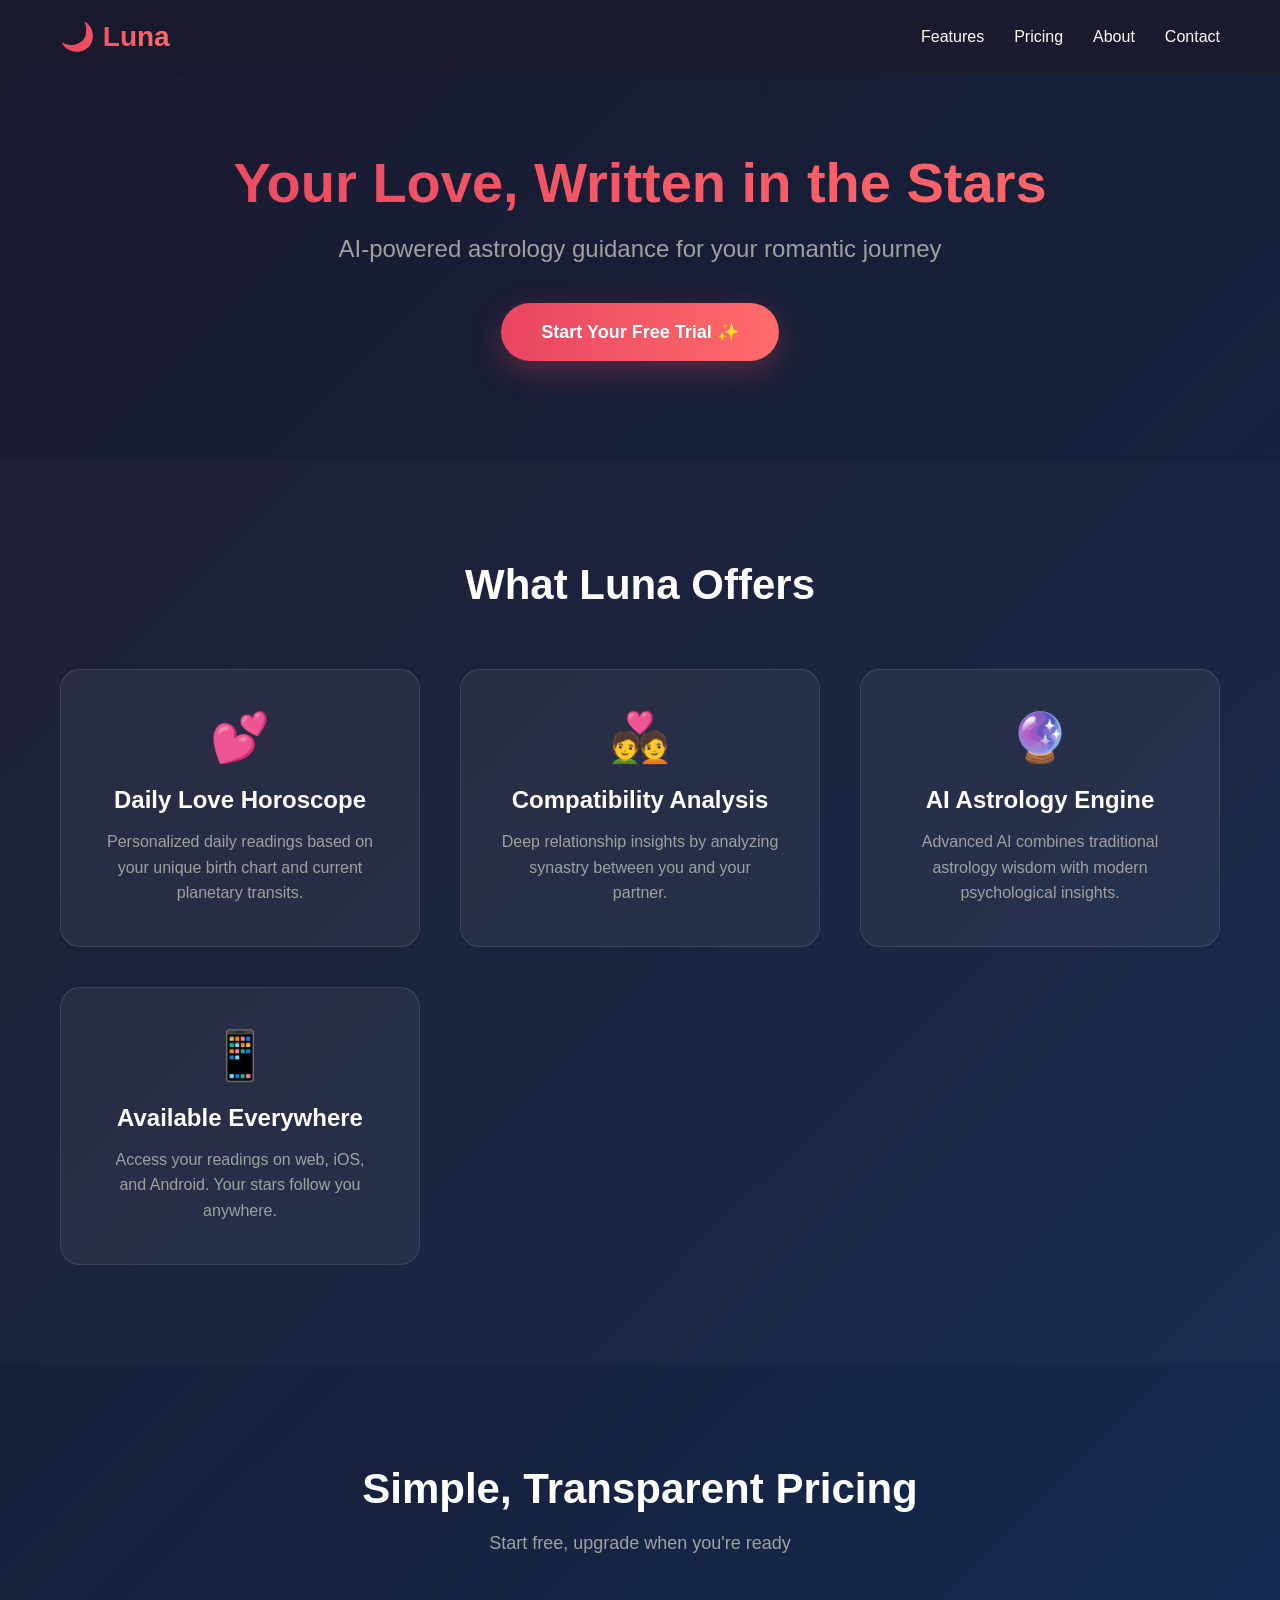
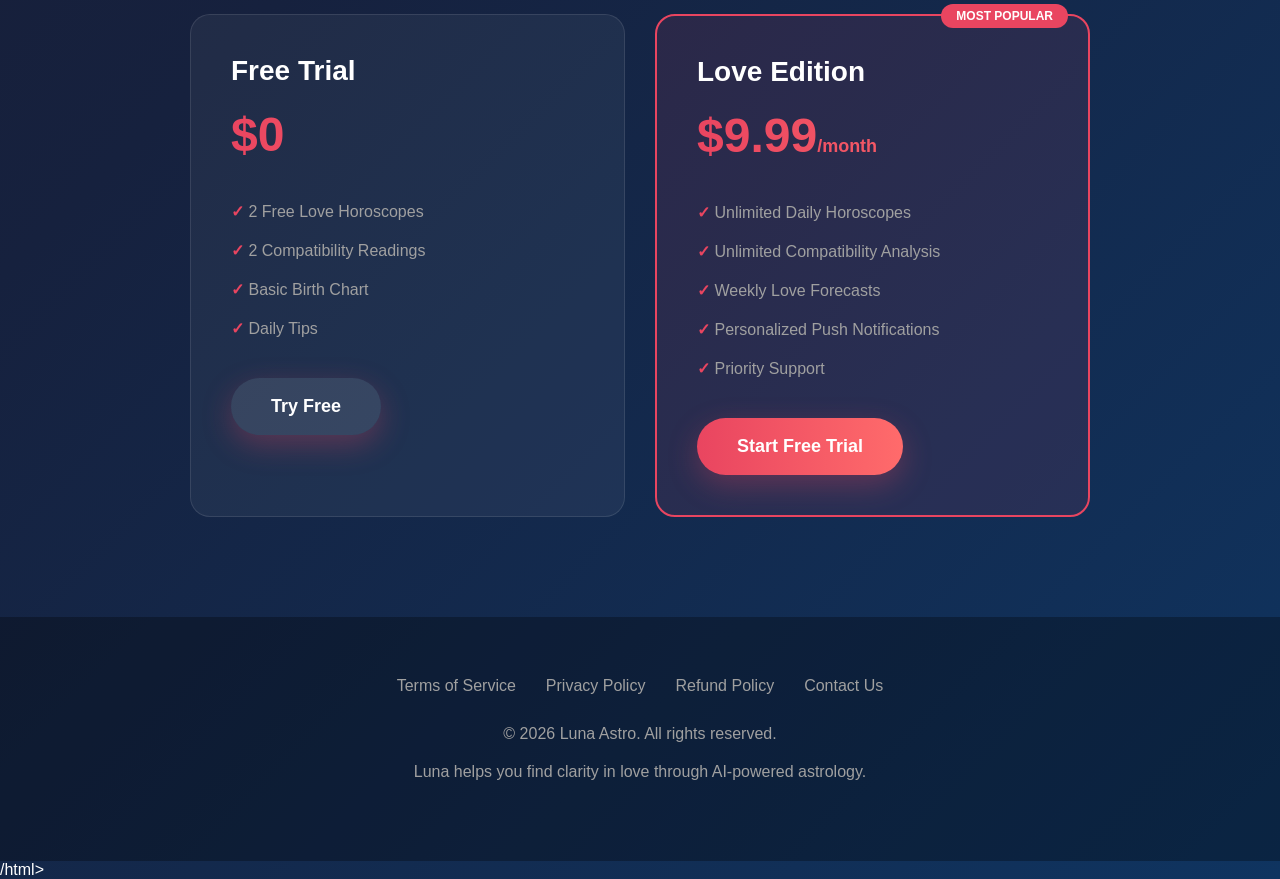
<file: index.html>
<!DOCTYPE html>
<html lang="en">
<head>
    <meta charset="UTF-8">
    <meta name="viewport" content="width=device-width, initial-scale=1.0">
    <title>Luna - Your Love, Written in the Stars</title>
    <style>
        * {
            margin: 0;
            padding: 0;
            box-sizing: border-box;
        }
        
        body {
            font-family: -apple-system, BlinkMacSystemFont, 'Segoe UI', Roboto, Oxygen, Ubuntu, sans-serif;
            background: linear-gradient(135deg, #1a1a2e 0%, #16213e 50%, #0f3460 100%);
            color: #ffffff;
            min-height: 100vh;
        }
        
        .container {
            max-width: 1200px;
            margin: 0 auto;
            padding: 0 20px;
        }
        
        /* Header */
        header {
            padding: 20px 0;
            position: fixed;
            width: 100%;
            top: 0;
            background: rgba(26, 26, 46, 0.9);
            backdrop-filter: blur(10px);
            z-index: 1000;
        }
        
        nav {
            display: flex;
            justify-content: space-between;
            align-items: center;
        }
        
        .logo {
            font-size: 28px;
            font-weight: bold;
            background: linear-gradient(90deg, #e94560, #ff6b6b);
            -webkit-background-clip: text;
            -webkit-text-fill-color: transparent;
        }
        
        .nav-links {
            display: flex;
            gap: 30px;
            list-style: none;
        }
        
        .nav-links a {
            color: #ffffff;
            text-decoration: none;
            transition: color 0.3s;
        }
        
        .nav-links a:hover {
            color: #e94560;
        }
        
        /* Hero Section */
        .hero {
            padding: 150px 0 100px;
            text-align: center;
        }
        
        .hero h1 {
            font-size: 56px;
            margin-bottom: 20px;
            background: linear-gradient(90deg, #e94560, #ff6b6b, #e94560);
            background-size: 200% auto;
            -webkit-background-clip: text;
            -webkit-text-fill-color: transparent;
            animation: gradient 3s ease infinite;
        }
        
        @keyframes gradient {
            0%, 100% { background-position: 0% center; }
            50% { background-position: 100% center; }
        }
        
        .hero .tagline {
            font-size: 24px;
            color: #a0a0a0;
            margin-bottom: 40px;
        }
        
        .cta-button {
            display: inline-block;
            padding: 18px 40px;
            background: linear-gradient(90deg, #e94560, #ff6b6b);
            color: white;
            text-decoration: none;
            border-radius: 50px;
            font-size: 18px;
            font-weight: bold;
            transition: transform 0.3s, box-shadow 0.3s;
            box-shadow: 0 10px 30px rgba(233, 69, 96, 0.3);
        }
        
        .cta-button:hover {
            transform: translateY(-3px);
            box-shadow: 0 15px 40px rgba(233, 69, 96, 0.4);
        }
        
        /* Features */
        .features {
            padding: 100px 0;
            background: rgba(255, 255, 255, 0.02);
        }
        
        .features h2 {
            text-align: center;
            font-size: 42px;
            margin-bottom: 60px;
        }
        
        .features-grid {
            display: grid;
            grid-template-columns: repeat(auto-fit, minmax(300px, 1fr));
            gap: 40px;
        }
        
        .feature-card {
            background: rgba(255, 255, 255, 0.05);
            padding: 40px;
            border-radius: 20px;
            text-align: center;
            border: 1px solid rgba(255, 255, 255, 0.1);
        }
        
        .feature-icon {
            font-size: 48px;
            margin-bottom: 20px;
        }
        
        .feature-card h3 {
            font-size: 24px;
            margin-bottom: 15px;
        }
        
        .feature-card p {
            color: #a0a0a0;
            line-height: 1.6;
        }
        
        /* Pricing */
        .pricing {
            padding: 100px 0;
        }
        
        .pricing h2 {
            text-align: center;
            font-size: 42px;
            margin-bottom: 20px;
        }
        
        .pricing .subtitle {
            text-align: center;
            color: #a0a0a0;
            margin-bottom: 60px;
            font-size: 18px;
        }
        
        .pricing-grid {
            display: grid;
            grid-template-columns: repeat(auto-fit, minmax(300px, 1fr));
            gap: 30px;
            max-width: 900px;
            margin: 0 auto;
        }
        
        .pricing-card {
            background: rgba(255, 255, 255, 0.05);
            padding: 40px;
            border-radius: 20px;
            border: 1px solid rgba(255, 255, 255, 0.1);
            position: relative;
        }
        
        .pricing-card.featured {
            border: 2px solid #e94560;
            background: rgba(233, 69, 96, 0.1);
        }
        
        .pricing-card .badge {
            position: absolute;
            top: -12px;
            right: 20px;
            background: #e94560;
            padding: 5px 15px;
            border-radius: 20px;
            font-size: 12px;
            font-weight: bold;
        }
        
        .pricing-card h3 {
            font-size: 28px;
            margin-bottom: 10px;
        }
        
        .pricing-card .price {
            font-size: 48px;
            font-weight: bold;
            margin: 20px 0;
            background: linear-gradient(90deg, #e94560, #ff6b6b);
            -webkit-background-clip: text;
            -webkit-text-fill-color: transparent;
        }
        
        .pricing-card .price span {
            font-size: 18px;
            color: #a0a0a0;
        }
        
        .pricing-card ul {
            list-style: none;
            margin: 30px 0;
        }
        
        .pricing-card li {
            padding: 10px 0;
            color: #a0a0a0;
        }
        
        .pricing-card li::before {
            content: "✓ ";
            color: #e94560;
            font-weight: bold;
        }
        
        /* Footer */
        footer {
            padding: 60px 0;
            background: rgba(0, 0, 0, 0.3);
            text-align: center;
        }
        
        footer p {
            color: #a0a0a0;
            margin-bottom: 20px;
        }
        
        .footer-links {
            display: flex;
            justify-content: center;
            gap: 30px;
            margin-bottom: 30px;
        }
        
        .footer-links a {
            color: #a0a0a0;
            text-decoration: none;
        }
        
        .footer-links a:hover {
            color: #e94560;
        }
        
        /* Mobile */
        @media (max-width: 768px) {
            .hero h1 {
                font-size: 36px;
            }
            
            .hero .tagline {
                font-size: 18px;
            }
            
            .nav-links {
                display: none;
            }
        }
    </style>
</head>
<body>
    <!-- Header - Updated 2026-03-30 -->
    <header>
        <div class="container">
            <nav>
                <div class="logo">🌙 Luna</div>
                <ul class="nav-links">
                    <li><a href="#features">Features</a></li>
                    <li><a href="#pricing">Pricing</a></li>
                    <li><a href="#about">About</a></li>
                    <li><a href="#contact">Contact</a></li>
                </ul>
            </nav>
        </div>
    </header>

    <!-- Hero Section -->
    <section class="hero">
        <div class="container">
            <h1>Your Love, Written in the Stars</h1>
            <p class="tagline">AI-powered astrology guidance for your romantic journey</p>
            <a href="/app/reading.html" class="cta-button">Start Your Free Trial ✨</a>
        </div>
    </section>

    <!-- Features Section -->
    <section class="features" id="features">
        <div class="container">
            <h2>What Luna Offers</h2>
            <div class="features-grid">
                <div class="feature-card">
                    <div class="feature-icon">💕</div>
                    <h3>Daily Love Horoscope</h3>
                    <p>Personalized daily readings based on your unique birth chart and current planetary transits.</p>
                </div>
                <div class="feature-card">
                    <div class="feature-icon">💑</div>
                    <h3>Compatibility Analysis</h3>
                    <p>Deep relationship insights by analyzing synastry between you and your partner.</p>
                </div>
                <div class="feature-card">
                    <div class="feature-icon">🔮</div>
                    <h3>AI Astrology Engine</h3>
                    <p>Advanced AI combines traditional astrology wisdom with modern psychological insights.</p>
                </div>
                <div class="feature-card">
                    <div class="feature-icon">📱</div>
                    <h3>Available Everywhere</h3>
                    <p>Access your readings on web, iOS, and Android. Your stars follow you anywhere.</p>
                </div>
            </div>
        </div>
    </section>

    <!-- Pricing Section -->
    <section class="pricing" id="pricing">
        <div class="container">
            <h2>Simple, Transparent Pricing</h2>
            <p class="subtitle">Start free, upgrade when you're ready</p>
            <div class="pricing-grid">
                <div class="pricing-card">
                    <h3>Free Trial</h3>
                    <div class="price">$0</div>
                    <ul>
                        <li>2 Free Love Horoscopes</li>
                        <li>2 Compatibility Readings</li>
                        <li>Basic Birth Chart</li>
                        <li>Daily Tips</li>
                    </ul>
                    <a href="/app/reading-enhanced.html" class="cta-button" style="background: rgba(255,255,255,0.1);">Try Free</a>
                </div>
                <div class="pricing-card featured">
                    <div class="badge">MOST POPULAR</div>
                    <h3>Love Edition</h3>
                    <div class="price">$9.99<span>/month</span></div>
                    <ul>
                        <li>Unlimited Daily Horoscopes</li>
                        <li>Unlimited Compatibility Analysis</li>
                        <li>Weekly Love Forecasts</li>
                        <li>Personalized Push Notifications</li>
                        <li>Priority Support</li>
                    </ul>
                    <a href="/app/reading-enhanced.html" class="cta-button">Start Free Trial</a>
                </div>
            </div>
        </div>
    </section>

    <!-- Footer -->
    <footer id="contact">
        <div class="container">
            <div class="footer-links">
                <a href="#">Terms of Service</a>
                <a href="#">Privacy Policy</a>
                <a href="#">Refund Policy</a>
                <a href="mailto:hello@lunaastro.cn">Contact Us</a>
            </div>
            <p>© 2026 Luna Astro. All rights reserved.</p>
            <p>Luna helps you find clarity in love through AI-powered astrology.</p>
        </div>
    </footer>
</body>
</html>
/html>
</file>
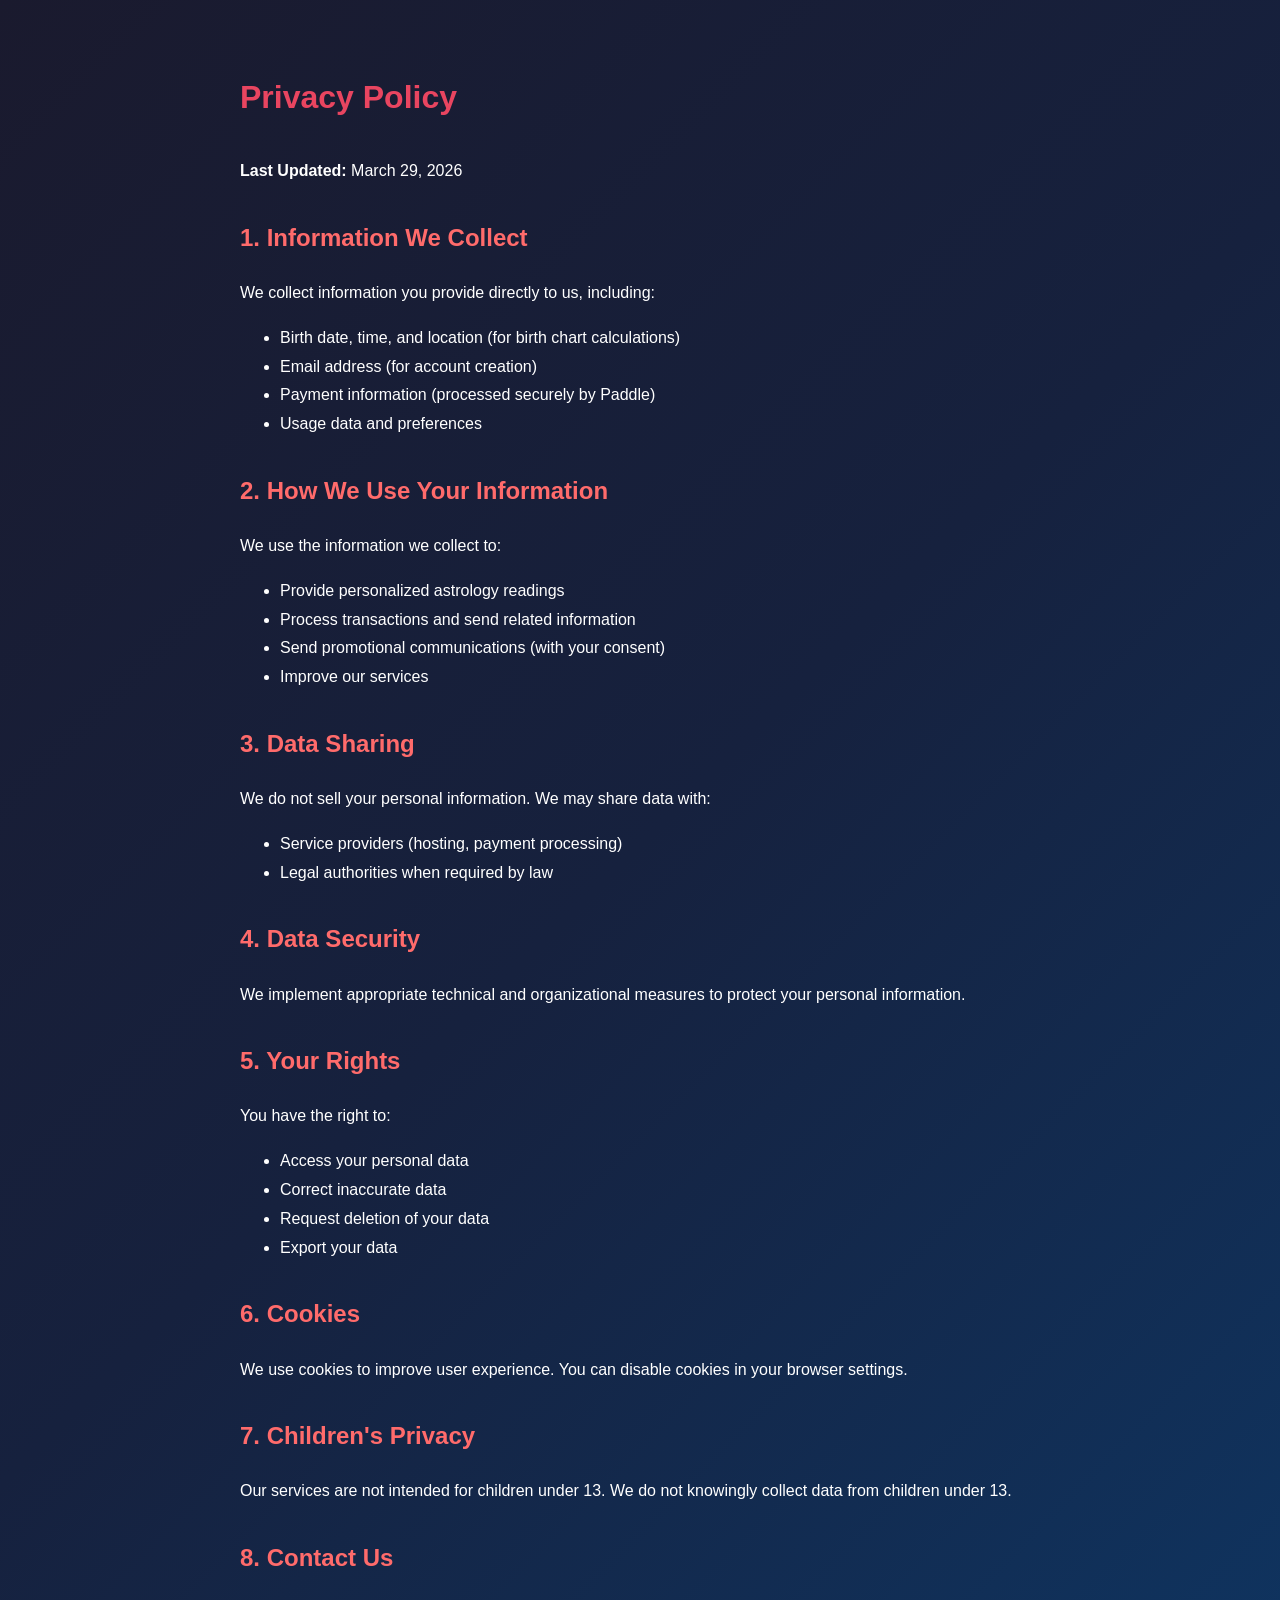
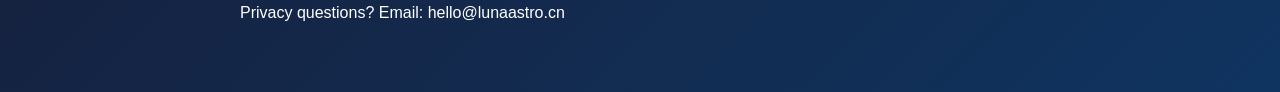
<file: privacy.html>
<!DOCTYPE html>
<html lang="en">
<head>
    <meta charset="UTF-8">
    <meta name="viewport" content="width=device-width, initial-scale=1.0">
    <title>Privacy Policy - Luna</title>
    <style>
        body {
            font-family: -apple-system, BlinkMacSystemFont, 'Segoe UI', Roboto, sans-serif;
            background: linear-gradient(135deg, #1a1a2e 0%, #16213e 50%, #0f3460 100%);
            color: #ffffff;
            line-height: 1.8;
            padding: 40px 20px;
        }
        .container {
            max-width: 800px;
            margin: 0 auto;
        }
        h1 {
            color: #e94560;
            margin-bottom: 30px;
        }
        h2 {
            color: #ff6b6b;
            margin-top: 30px;
        }
        a {
            color: #e94560;
        }
    </style>
</head>
<body>
    <div class="container">
        <h1>Privacy Policy</h1>
        <p><strong>Last Updated:</strong> March 29, 2026</p>
        
        <h2>1. Information We Collect</h2>
        <p>We collect information you provide directly to us, including:</p>
        <ul>
            <li>Birth date, time, and location (for birth chart calculations)</li>
            <li>Email address (for account creation)</li>
            <li>Payment information (processed securely by Paddle)</li>
            <li>Usage data and preferences</li>
        </ul>
        
        <h2>2. How We Use Your Information</h2>
        <p>We use the information we collect to:</p>
        <ul>
            <li>Provide personalized astrology readings</li>
            <li>Process transactions and send related information</li>
            <li>Send promotional communications (with your consent)</li>
            <li>Improve our services</li>
        </ul>
        
        <h2>3. Data Sharing</h2>
        <p>We do not sell your personal information. We may share data with:</p>
        <ul>
            <li>Service providers (hosting, payment processing)</li>
            <li>Legal authorities when required by law</li>
        </ul>
        
        <h2>4. Data Security</h2>
        <p>We implement appropriate technical and organizational measures to protect your personal information.</p>
        
        <h2>5. Your Rights</h2>
        <p>You have the right to:</p>
        <ul>
            <li>Access your personal data</li>
            <li>Correct inaccurate data</li>
            <li>Request deletion of your data</li>
            <li>Export your data</li>
        </ul>
        
        <h2>6. Cookies</h2>
        <p>We use cookies to improve user experience. You can disable cookies in your browser settings.</p>
        
        <h2>7. Children's Privacy</h2>
        <p>Our services are not intended for children under 13. We do not knowingly collect data from children under 13.</p>
        
        <h2>8. Contact Us</h2>
        <p>Privacy questions? Email: hello@lunaastro.cn</p>
    </div>
</body>
</html>
</file>
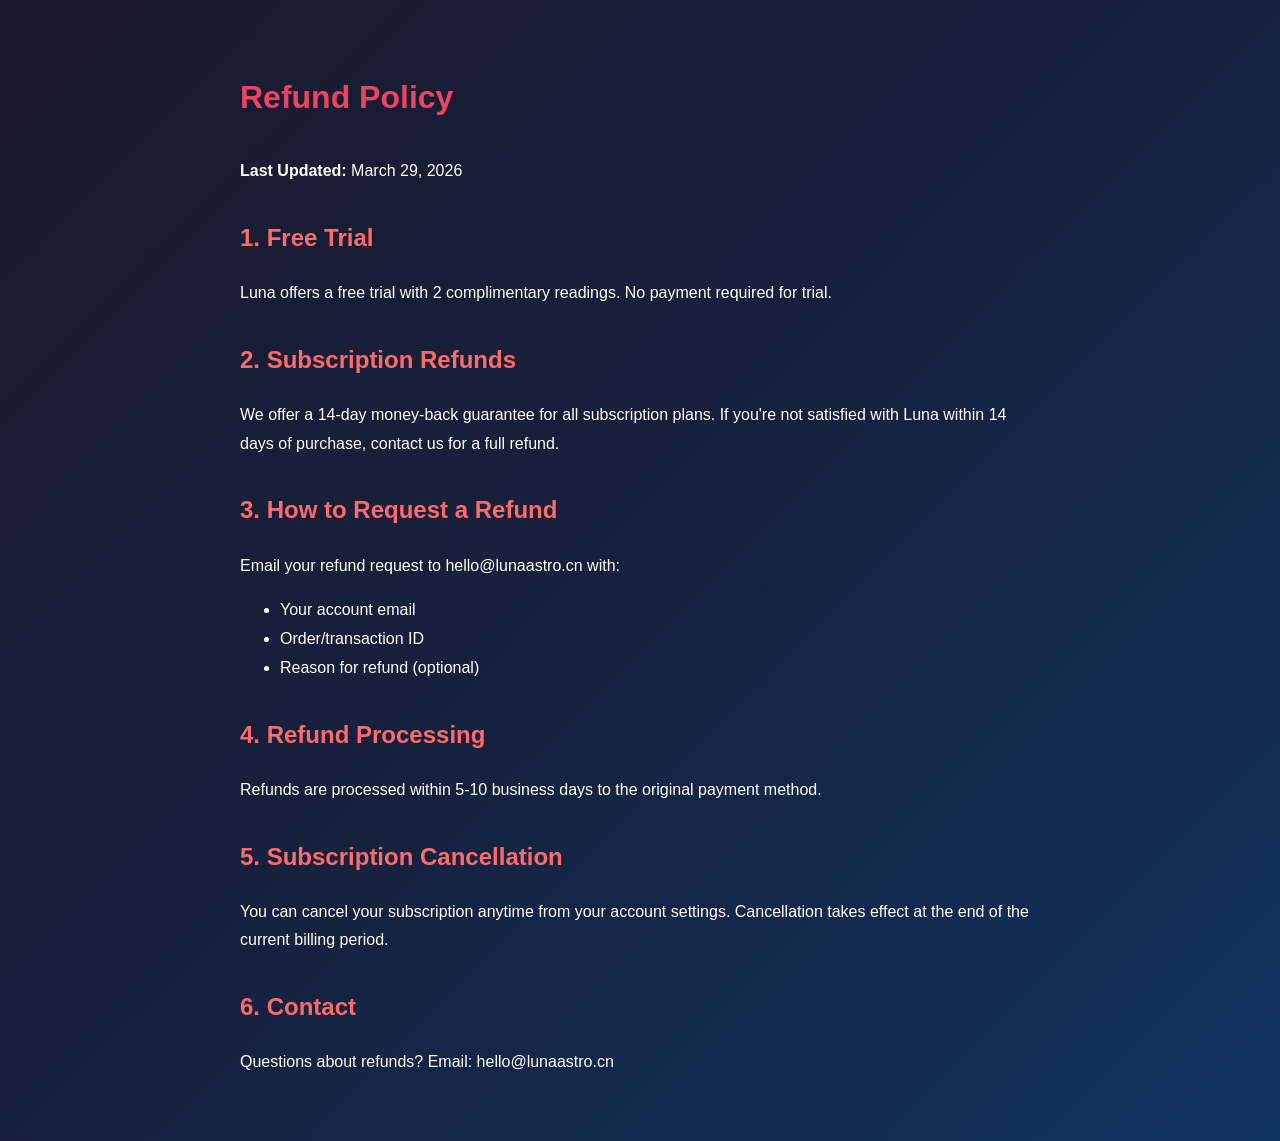
<file: refund.html>
<!DOCTYPE html>
<html lang="en">
<head>
    <meta charset="UTF-8">
    <meta name="viewport" content="width=device-width, initial-scale=1.0">
    <title>Refund Policy - Luna</title>
    <style>
        body {
            font-family: -apple-system, BlinkMacSystemFont, 'Segoe UI', Roboto, sans-serif;
            background: linear-gradient(135deg, #1a1a2e 0%, #16213e 50%, #0f3460 100%);
            color: #ffffff;
            line-height: 1.8;
            padding: 40px 20px;
        }
        .container {
            max-width: 800px;
            margin: 0 auto;
        }
        h1 {
            color: #e94560;
            margin-bottom: 30px;
        }
        h2 {
            color: #ff6b6b;
            margin-top: 30px;
        }
        a {
            color: #e94560;
        }
    </style>
</head>
<body>
    <div class="container">
        <h1>Refund Policy</h1>
        <p><strong>Last Updated:</strong> March 29, 2026</p>
        
        <h2>1. Free Trial</h2>
        <p>Luna offers a free trial with 2 complimentary readings. No payment required for trial.</p>
        
        <h2>2. Subscription Refunds</h2>
        <p>We offer a 14-day money-back guarantee for all subscription plans. If you're not satisfied with Luna within 14 days of purchase, contact us for a full refund.</p>
        
        <h2>3. How to Request a Refund</h2>
        <p>Email your refund request to hello@lunaastro.cn with:</p>
        <ul>
            <li>Your account email</li>
            <li>Order/transaction ID</li>
            <li>Reason for refund (optional)</li>
        </ul>
        
        <h2>4. Refund Processing</h2>
        <p>Refunds are processed within 5-10 business days to the original payment method.</p>
        
        <h2>5. Subscription Cancellation</h2>
        <p>You can cancel your subscription anytime from your account settings. Cancellation takes effect at the end of the current billing period.</p>
        
        <h2>6. Contact</h2>
        <p>Questions about refunds? Email: hello@lunaastro.cn</p>
    </div>
</body>
</html>
</file>
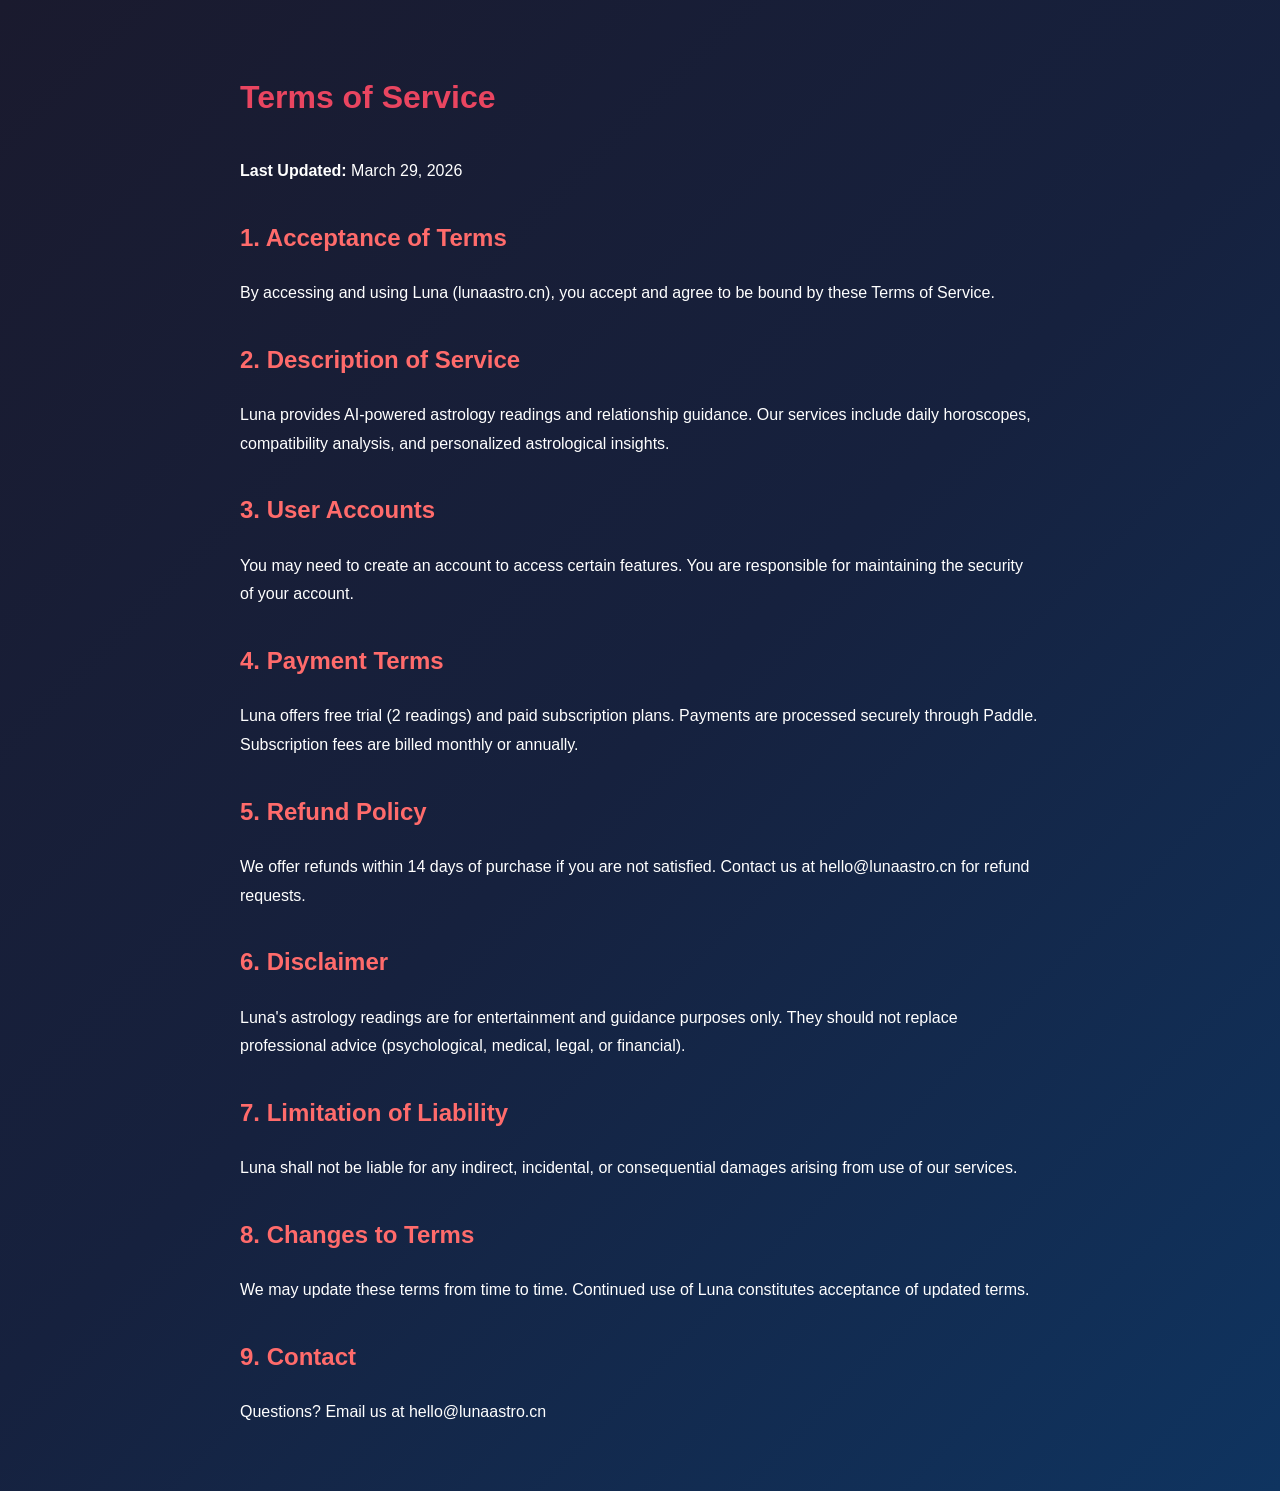
<file: terms.html>
<!DOCTYPE html>
<html lang="en">
<head>
    <meta charset="UTF-8">
    <meta name="viewport" content="width=device-width, initial-scale=1.0">
    <title>Terms of Service - Luna</title>
    <style>
        body {
            font-family: -apple-system, BlinkMacSystemFont, 'Segoe UI', Roboto, sans-serif;
            background: linear-gradient(135deg, #1a1a2e 0%, #16213e 50%, #0f3460 100%);
            color: #ffffff;
            line-height: 1.8;
            padding: 40px 20px;
        }
        .container {
            max-width: 800px;
            margin: 0 auto;
        }
        h1 {
            color: #e94560;
            margin-bottom: 30px;
        }
        h2 {
            color: #ff6b6b;
            margin-top: 30px;
        }
        a {
            color: #e94560;
        }
    </style>
</head>
<body>
    <div class="container">
        <h1>Terms of Service</h1>
        <p><strong>Last Updated:</strong> March 29, 2026</p>
        
        <h2>1. Acceptance of Terms</h2>
        <p>By accessing and using Luna (lunaastro.cn), you accept and agree to be bound by these Terms of Service.</p>
        
        <h2>2. Description of Service</h2>
        <p>Luna provides AI-powered astrology readings and relationship guidance. Our services include daily horoscopes, compatibility analysis, and personalized astrological insights.</p>
        
        <h2>3. User Accounts</h2>
        <p>You may need to create an account to access certain features. You are responsible for maintaining the security of your account.</p>
        
        <h2>4. Payment Terms</h2>
        <p>Luna offers free trial (2 readings) and paid subscription plans. Payments are processed securely through Paddle. Subscription fees are billed monthly or annually.</p>
        
        <h2>5. Refund Policy</h2>
        <p>We offer refunds within 14 days of purchase if you are not satisfied. Contact us at hello@lunaastro.cn for refund requests.</p>
        
        <h2>6. Disclaimer</h2>
        <p>Luna's astrology readings are for entertainment and guidance purposes only. They should not replace professional advice (psychological, medical, legal, or financial).</p>
        
        <h2>7. Limitation of Liability</h2>
        <p>Luna shall not be liable for any indirect, incidental, or consequential damages arising from use of our services.</p>
        
        <h2>8. Changes to Terms</h2>
        <p>We may update these terms from time to time. Continued use of Luna constitutes acceptance of updated terms.</p>
        
        <h2>9. Contact</h2>
        <p>Questions? Email us at hello@lunaastro.cn</p>
    </div>
</body>
</html>
</file>
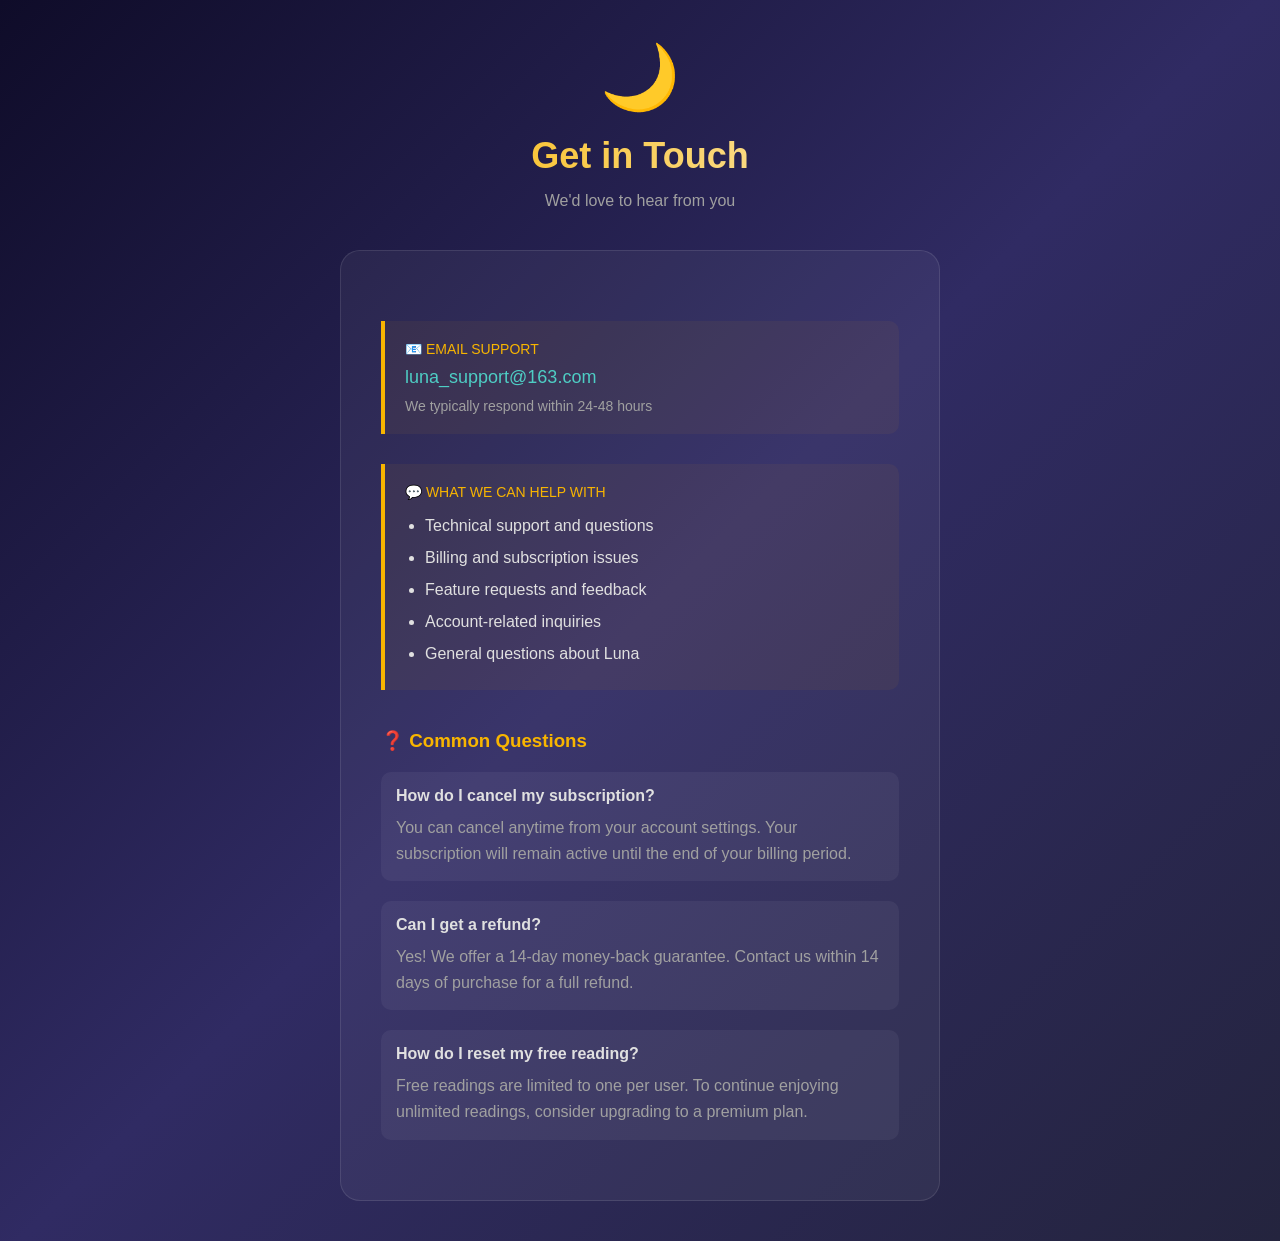
<file: app/contact.html>
<!DOCTYPE html>
<html lang="en">
<head>
    <meta charset="UTF-8">
    <meta name="viewport" content="width=device-width, initial-scale=1.0">
    <title>Contact Us - Luna</title>
    <style>
        * { margin: 0; padding: 0; box-sizing: border-box; }
        body {
            font-family: -apple-system, BlinkMacSystemFont, 'Segoe UI', Roboto, sans-serif;
            background: linear-gradient(135deg, #0f0c29 0%, #302b63 50%, #24243e 100%);
            color: #ffffff;
            min-height: 100vh;
            padding: 40px 20px;
        }
        .container { max-width: 600px; margin: 0 auto; }
        .header { text-align: center; margin-bottom: 40px; }
        .logo { font-size: 64px; margin-bottom: 20px; }
        h1 {
            font-size: 36px;
            background: linear-gradient(90deg, #f8b500, #fceabb);
            -webkit-background-clip: text;
            -webkit-text-fill-color: transparent;
            margin-bottom: 15px;
        }
        .content {
            background: rgba(255, 255, 255, 0.05);
            padding: 40px;
            border-radius: 20px;
            border: 1px solid rgba(255, 255, 255, 0.1);
        }
        .contact-item {
            margin: 30px 0;
            padding: 20px;
            background: rgba(248, 181, 0, 0.05);
            border-left: 4px solid #f8b500;
            border-radius: 0 10px 10px 0;
        }
        .contact-label { font-size: 14px; color: #f8b500; text-transform: uppercase; margin-bottom: 10px; }
        .contact-value { font-size: 18px; color: #e0e0e0; }
        .contact-value a { color: #4ECDC4; text-decoration: none; }
        .contact-value a:hover { text-decoration: underline; }
        .response-time { font-size: 14px; color: #a0a0a0; margin-top: 10px; }
        .faq { margin-top: 40px; }
        .faq h3 { color: #f8b500; margin-bottom: 20px; }
        .faq-item { margin: 20px 0; padding: 15px; background: rgba(255,255,255,0.05); border-radius: 10px; }
        .faq-question { font-weight: bold; margin-bottom: 10px; color: #e0e0e0; }
        .faq-answer { color: #a0a0a0; line-height: 1.6; }
    </style>
</head>
<body>
    <div class="container">
        <div class="header">
            <div class="logo">🌙</div>
            <h1>Get in Touch</h1>
            <p style="color: #a0a0a0;">We'd love to hear from you</p>
        </div>
        
        <div class="content">
            <div class="contact-item">
                <div class="contact-label">📧 Email Support</div>
                <div class="contact-value">
                    <a href="mailto:luna_support@163.com">luna_support@163.com</a>
                </div>
                <div class="response-time">We typically respond within 24-48 hours</div>
            </div>
            
            <div class="contact-item">
                <div class="contact-label">💬 What We Can Help With</div>
                <ul style="color: #e0e0e0; margin-left: 20px; line-height: 2;">
                    <li>Technical support and questions</li>
                    <li>Billing and subscription issues</li>
                    <li>Feature requests and feedback</li>
                    <li>Account-related inquiries</li>
                    <li>General questions about Luna</li>
                </ul>
            </div>
            
            <div class="faq">
                <h3>❓ Common Questions</h3>
                
                <div class="faq-item">
                    <div class="faq-question">How do I cancel my subscription?</div>
                    <div class="faq-answer">You can cancel anytime from your account settings. Your subscription will remain active until the end of your billing period.</div>
                </div>
                
                <div class="faq-item">
                    <div class="faq-question">Can I get a refund?</div>
                    <div class="faq-answer">Yes! We offer a 14-day money-back guarantee. Contact us within 14 days of purchase for a full refund.</div>
                </div>
                
                <div class="faq-item">
                    <div class="faq-question">How do I reset my free reading?</div>
                    <div class="faq-answer">Free readings are limited to one per user. To continue enjoying unlimited readings, consider upgrading to a premium plan.</div>
                </div>
            </div>
        </div>
    </div>
</body>
</html>
</file>
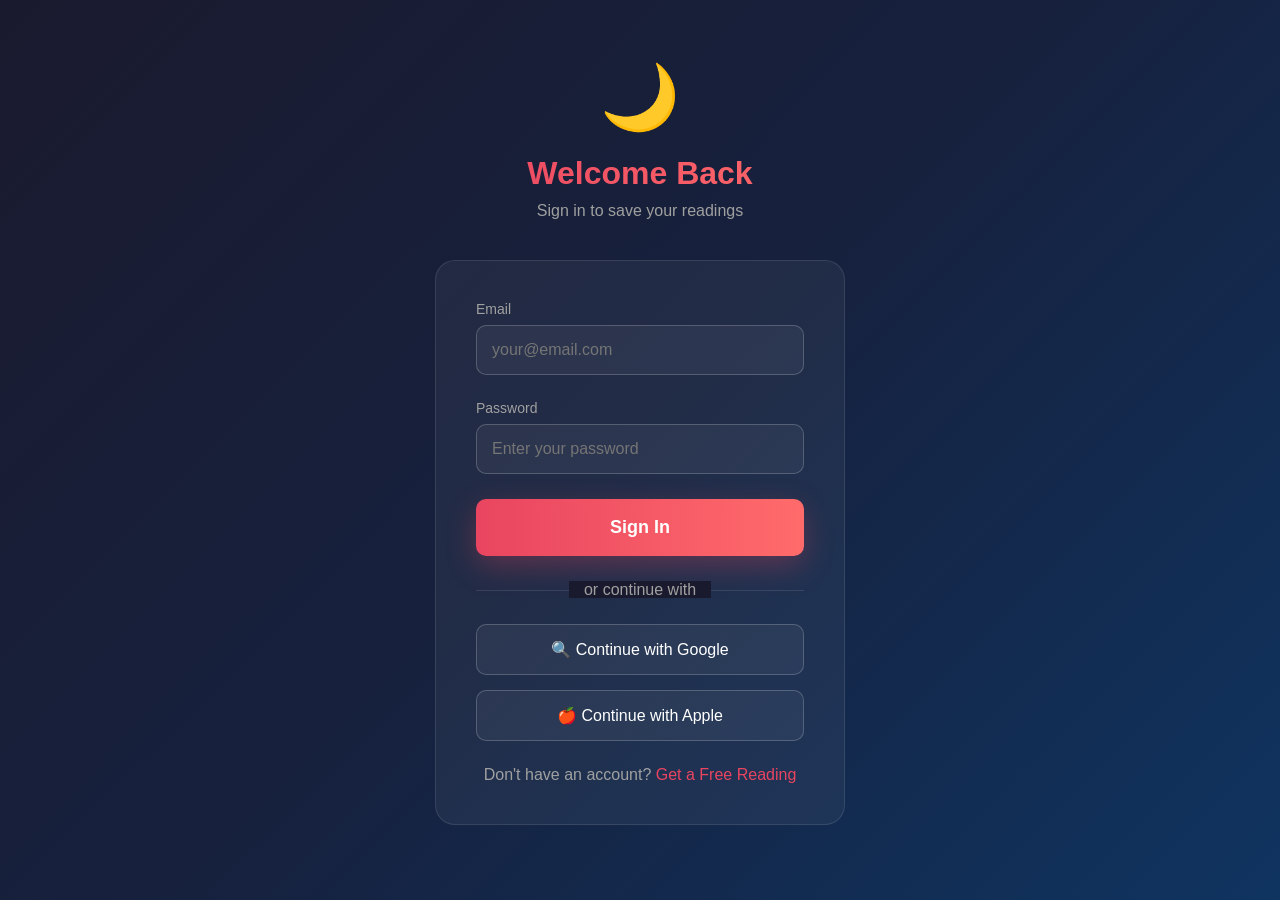
<file: app/login.html>
<!DOCTYPE html>
<html lang="en">
<head>
    <meta charset="UTF-8">
    <meta name="viewport" content="width=device-width, initial-scale=1.0">
    <title>Sign In - Luna</title>
    <style>
        * {
            margin: 0;
            padding: 0;
            box-sizing: border-box;
        }
        
        body {
            font-family: -apple-system, BlinkMacSystemFont, 'Segoe UI', Roboto, sans-serif;
            background: linear-gradient(135deg, #1a1a2e 0%, #16213e 50%, #0f3460 100%);
            color: #ffffff;
            min-height: 100vh;
            padding: 20px;
        }
        
        .container {
            max-width: 450px;
            margin: 0 auto;
            padding: 40px 20px;
        }
        
        .header {
            text-align: center;
            margin-bottom: 40px;
        }
        
        .logo {
            font-size: 64px;
            margin-bottom: 20px;
        }
        
        h1 {
            font-size: 32px;
            background: linear-gradient(90deg, #e94560, #ff6b6b);
            -webkit-background-clip: text;
            -webkit-text-fill-color: transparent;
            margin-bottom: 10px;
        }
        
        .subtitle {
            color: #a0a0a0;
            font-size: 16px;
        }
        
        .form-card {
            background: rgba(255, 255, 255, 0.05);
            padding: 40px;
            border-radius: 20px;
            border: 1px solid rgba(255, 255, 255, 0.1);
        }
        
        .form-group {
            margin-bottom: 25px;
        }
        
        label {
            display: block;
            margin-bottom: 8px;
            font-size: 14px;
            color: #a0a0a0;
        }
        
        input {
            width: 100%;
            padding: 15px;
            border: 1px solid rgba(255, 255, 255, 0.2);
            border-radius: 10px;
            background: rgba(255, 255, 255, 0.05);
            color: #ffffff;
            font-size: 16px;
        }
        
        input:focus {
            outline: none;
            border-color: #e94560;
        }
        
        .submit-btn {
            width: 100%;
            padding: 18px;
            background: linear-gradient(90deg, #e94560, #ff6b6b);
            color: white;
            border: none;
            border-radius: 10px;
            font-size: 18px;
            font-weight: bold;
            cursor: pointer;
            transition: transform 0.3s, box-shadow 0.3s;
            box-shadow: 0 10px 30px rgba(233, 69, 96, 0.3);
        }
        
        .submit-btn:hover {
            transform: translateY(-2px);
            box-shadow: 0 15px 40px rgba(233, 69, 96, 0.4);
        }
        
        .divider {
            text-align: center;
            margin: 25px 0;
            color: #a0a0a0;
            position: relative;
        }
        
        .divider::before {
            content: "";
            position: absolute;
            top: 50%;
            left: 0;
            right: 0;
            height: 1px;
            background: rgba(255, 255, 255, 0.1);
        }
        
        .divider span {
            background: #1a1a2e;
            padding: 0 15px;
            position: relative;
        }
        
        .social-login {
            display: flex;
            flex-direction: column;
            gap: 15px;
        }
        
        .social-btn {
            width: 100%;
            padding: 15px;
            border: 1px solid rgba(255, 255, 255, 0.2);
            border-radius: 10px;
            background: rgba(255, 255, 255, 0.05);
            color: white;
            font-size: 16px;
            cursor: pointer;
            display: flex;
            align-items: center;
            justify-content: center;
            gap: 10px;
            transition: background 0.3s;
        }
        
        .social-btn:hover {
            background: rgba(255, 255, 255, 0.1);
        }
        
        .back-link {
            text-align: center;
            margin-top: 25px;
            color: #a0a0a0;
        }
        
        .back-link a {
            color: #e94560;
            text-decoration: none;
        }
        
        .error-message {
            background: rgba(255, 82, 82, 0.1);
            border: 1px solid rgba(255, 82, 82, 0.3);
            color: #ff5252;
            padding: 15px;
            border-radius: 10px;
            margin-bottom: 20px;
            display: none;
        }
        
        .success-message {
            background: rgba(78, 205, 196, 0.1);
            border: 1px solid rgba(78, 205, 196, 0.3);
            color: #4ECDC4;
            padding: 15px;
            border-radius: 10px;
            margin-bottom: 20px;
            display: none;
        }
    </style>
</head>
<body>
    <div class="container">
        <div class="header">
            <div class="logo">🌙</div>
            <h1>Welcome Back</h1>
            <p class="subtitle">Sign in to save your readings</p>
        </div>
        
        <div class="form-card">
            <div class="error-message" id="errorMessage"></div>
            <div class="success-message" id="successMessage"></div>
            
            <form id="loginForm">
                <div class="form-group">
                    <label for="email">Email</label>
                    <input type="email" id="email" name="email" required placeholder="your@email.com">
                </div>
                
                <div class="form-group">
                    <label for="password">Password</label>
                    <input type="password" id="password" name="password" required placeholder="Enter your password">
                </div>
                
                <button type="submit" class="submit-btn">
                    Sign In
                </button>
            </form>
            
            <div class="divider">
                <span>or continue with</span>
            </div>
            
            <div class="social-login">
                <button class="social-btn" onclick="socialLogin('google')">
                    🔍 Continue with Google
                </button>
                <button class="social-btn" onclick="socialLogin('apple')">
                    🍎 Continue with Apple
                </button>
            </div>
            
            <div class="back-link">
                Don't have an account? <a href="reading.html">Get a Free Reading</a>
            </div>
        </div>
    </div>
    
    <script>
        // 表单处理
        document.getElementById('loginForm').addEventListener('submit', function(e) {
            e.preventDefault();
            
            const email = document.getElementById('email').value;
            const password = document.getElementById('password').value;
            
            // MVP 阶段：简单验证（实际应该调用后端 API）
            if (email && password) {
                // 模拟登录成功
                localStorage.setItem('luna_user_email', email);
                showSuccess('Login successful! Redirecting...');
                setTimeout(() => {
                    window.location.href = 'reading.html';
                }, 1500);
            } else {
                showError('Please fill in all fields.');
            }
        });
        
        // 社交登录
        function socialLogin(provider) {
            // MVP 阶段：显示提示
            alert(
                `${provider === 'google' ? 'Google' : 'Apple'} login coming soon!\n\n` +
                'For now, you can use any email to get your free readings.\n\n' +
                'Thank you for your patience! 💕'
            );
        }
        
        // 显示错误
        function showError(message) {
            const el = document.getElementById('errorMessage');
            el.textContent = message;
            el.style.display = 'block';
            setTimeout(() => {
                el.style.display = 'none';
            }, 5000);
        }
        
        // 显示成功
        function showSuccess(message) {
            const el = document.getElementById('successMessage');
            el.textContent = message;
            el.style.display = 'block';
        }
        
        // 检查是否已登录
        window.addEventListener('DOMContentLoaded', function() {
            const savedEmail = localStorage.getItem('luna_user_email');
            if (savedEmail) {
                document.getElementById('email').value = savedEmail;
            }
        });
    </script>
</body>
</html>
</file>
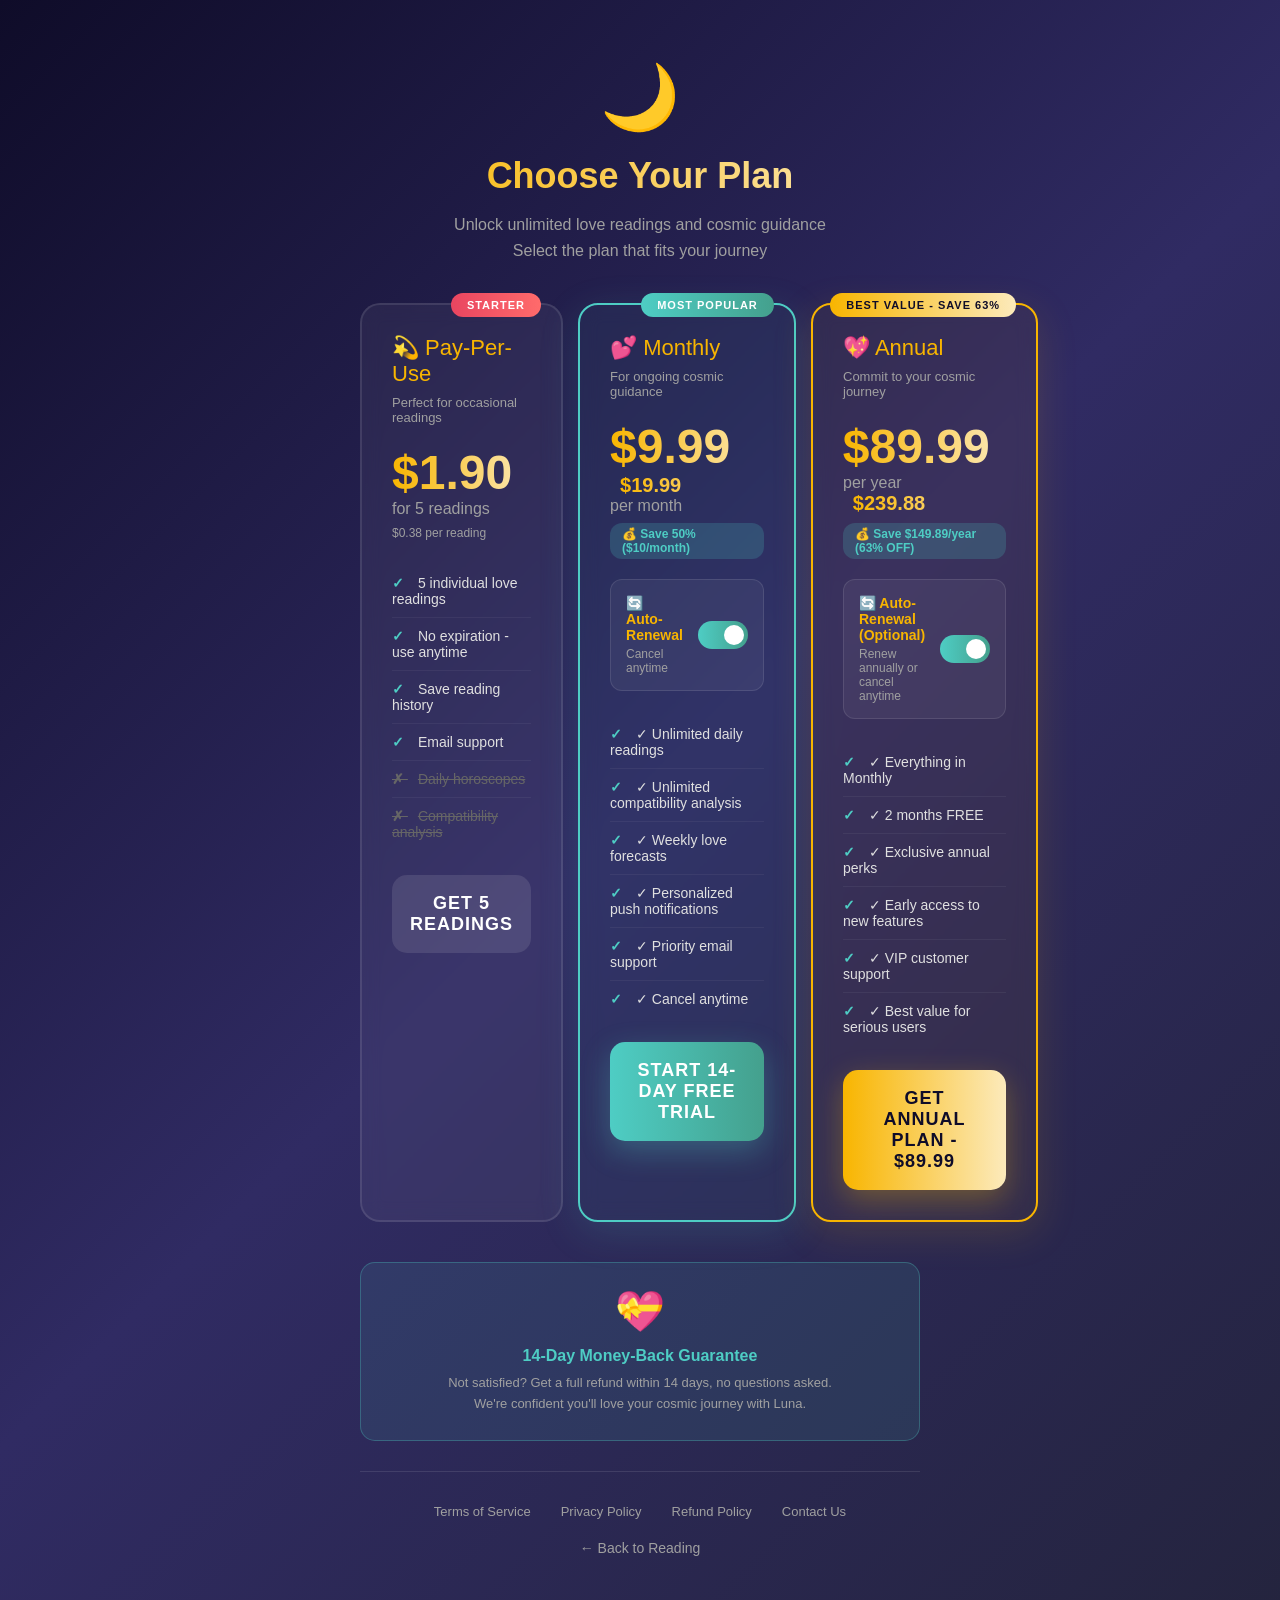
<file: app/paywall-enhanced.html>
<!DOCTYPE html>
<html lang="en">
<head>
    <meta charset="UTF-8">
    <meta name="viewport" content="width=device-width, initial-scale=1.0">
    <title>Unlock Premium - Luna</title>
    <style>
        * { margin: 0; padding: 0; box-sizing: border-box; }
        body {
            font-family: -apple-system, BlinkMacSystemFont, 'Segoe UI', Roboto, sans-serif;
            background: linear-gradient(135deg, #0f0c29 0%, #302b63 50%, #24243e 100%);
            color: #ffffff;
            min-height: 100vh;
            padding: 20px;
        }
        .container { max-width: 600px; margin: 0 auto; padding: 40px 20px; }
        .header { text-align: center; margin-bottom: 40px; }
        .logo { font-size: 64px; margin-bottom: 20px; animation: float 3s ease-in-out infinite; }
        @keyframes float { 0%, 100% { transform: translateY(0); } 50% { transform: translateY(-15px); } }
        h1 { font-size: 36px; background: linear-gradient(90deg, #f8b500, #fceabb); -webkit-background-clip: text; -webkit-text-fill-color: transparent; margin-bottom: 15px; }
        .subtitle { font-size: 16px; color: #a0a0a0; line-height: 1.6; }
        .pricing-stack { display: grid; grid-template-columns: repeat(3, 1fr); gap: 15px; margin-bottom: 40px; }
        @media (max-width: 900px) { .pricing-stack { grid-template-columns: 1fr; gap: 20px; } .container { padding: 20px 15px; } .logo { font-size: 50px; } h1 { font-size: 28px; } .subtitle { font-size: 14px; } .pricing-card { padding: 25px; } .price { font-size: 40px; } .price.original { font-size: 18px; } .btn { font-size: 16px; padding: 16px; } }
        @media (max-width: 480px) { .logo { font-size: 42px; } h1 { font-size: 24px; } .pricing-card { padding: 20px; } .badge { font-size: 10px; padding: 5px 12px; right: 10px; } .plan-name { font-size: 20px; } .plan-desc { font-size: 12px; } .price { font-size: 36px; } .features li { font-size: 13px; } }
        .pricing-card { background: rgba(255, 255, 255, 0.05); backdrop-filter: blur(10px); padding: 30px; border-radius: 20px; border: 2px solid rgba(255, 255, 255, 0.1); position: relative; transition: all 0.3s; }
        .pricing-card:hover { transform: translateY(-5px); border-color: rgba(248, 181, 0, 0.3); box-shadow: 0 10px 40px rgba(248, 181, 0, 0.1); }
        .pricing-card.featured { border-color: #f8b500; background: rgba(248, 181, 0, 0.05); box-shadow: 0 10px 40px rgba(248, 181, 0, 0.15); }
        .pricing-card.popular { border-color: #4ECDC4; background: rgba(78, 205, 196, 0.05); box-shadow: 0 10px 40px rgba(78, 205, 196, 0.15); }
        .badge { position: absolute; top: -12px; right: 20px; padding: 6px 16px; border-radius: 20px; font-size: 11px; font-weight: bold; text-transform: uppercase; letter-spacing: 1px; }
        .badge.best-value { background: linear-gradient(90deg, #f8b500, #fceabb); color: #0f0c29; }
        .badge.most-popular { background: linear-gradient(90deg, #4ECDC4, #44A08D); color: white; }
        .badge.limited { background: linear-gradient(90deg, #e94560, #ff6b6b); color: white; }
        .plan-header { margin-bottom: 20px; }
        .plan-name { font-size: 22px; margin-bottom: 8px; color: #f8b500; }
        .plan-desc { font-size: 13px; color: #a0a0a0; }
        .price-section { margin: 20px 0; }
        .price { font-size: 48px; font-weight: bold; background: linear-gradient(90deg, #f8b500, #fceabb); -webkit-background-clip: text; -webkit-text-fill-color: transparent; }
        .price.original { font-size: 20px; color: #666; text-decoration: line-through; margin-left: 10px; }
        .price-period { font-size: 16px; color: #a0a0a0; }
        .savings { display: inline-block; background: rgba(78, 205, 196, 0.2); color: #4ECDC4; padding: 4px 12px; border-radius: 12px; font-size: 12px; font-weight: bold; margin-top: 8px; }
        .features { list-style: none; margin: 25px 0; text-align: left; }
        .features li { padding: 10px 0; color: #e0e0e0; font-size: 14px; border-bottom: 1px solid rgba(255, 255, 255, 0.05); }
        .features li:last-child { border-bottom: none; }
        .features li::before { content: "✓ "; color: #4ECDC4; font-weight: bold; margin-right: 10px; }
        .features li.unavailable { color: #666; text-decoration: line-through; }
        .features li.unavailable::before { content: "✗ "; color: #666; }
        .auto-renewal { background: rgba(255, 255, 255, 0.05); padding: 15px; border-radius: 12px; margin: 15px 0; border: 1px solid rgba(255, 255, 255, 0.1); }
        .auto-renewal-label { display: flex; align-items: center; justify-content: space-between; cursor: pointer; }
        .auto-renewal-text { flex: 1; }
        .auto-renewal-title { font-size: 14px; font-weight: bold; color: #f8b500; margin-bottom: 4px; }
        .auto-renewal-desc { font-size: 12px; color: #a0a0a0; }
        .toggle-switch { position: relative; width: 50px; height: 28px; background: rgba(255, 255, 255, 0.2); border-radius: 14px; cursor: pointer; transition: background 0.3s; flex-shrink: 0; margin-left: 15px; }
        .toggle-switch.active { background: linear-gradient(90deg, #4ECDC4, #44A08D); }
        .toggle-switch::after { content: ''; position: absolute; top: 4px; left: 4px; width: 20px; height: 20px; background: white; border-radius: 50%; transition: transform 0.3s; }
        .toggle-switch.active::after { transform: translateX(22px); }
        .btn { width: 100%; padding: 18px; border: none; border-radius: 15px; font-size: 18px; font-weight: bold; cursor: pointer; transition: all 0.3s; text-transform: uppercase; letter-spacing: 1px; }
        .btn-primary { background: linear-gradient(90deg, #f8b500, #fceabb); color: #0f0c29; box-shadow: 0 10px 30px rgba(248, 181, 0, 0.3); }
        .btn-primary:hover { transform: translateY(-2px); box-shadow: 0 15px 40px rgba(248, 181, 0, 0.4); }
        .btn-secondary { background: rgba(255, 255, 255, 0.1); color: white; }
        .btn-popular { background: linear-gradient(90deg, #4ECDC4, #44A08D); color: white; box-shadow: 0 10px 30px rgba(78, 205, 196, 0.3); }
        .btn-popular:hover { box-shadow: 0 15px 40px rgba(78, 205, 196, 0.4); }
        .guarantee { text-align: center; padding: 25px; background: rgba(78, 205, 196, 0.1); border-radius: 15px; border: 1px solid rgba(78, 205, 196, 0.3); margin-top: 30px; }
        .guarantee-icon { font-size: 40px; margin-bottom: 12px; }
        .guarantee h3 { color: #4ECDC4; font-size: 16px; margin-bottom: 8px; }
        .guarantee p { font-size: 13px; color: #a0a0a0; line-height: 1.6; }
        .footer-links { text-align: center; margin-top: 30px; padding-top: 30px; border-top: 1px solid rgba(255, 255, 255, 0.1); }
        .footer-links a { color: #a0a0a0; text-decoration: none; font-size: 13px; margin: 0 15px; }
        .footer-links a:hover { color: #f8b500; }
        .back-link { display: block; text-align: center; margin-top: 20px; color: #a0a0a0; text-decoration: none; font-size: 14px; }
        .back-link:hover { color: #f8b500; }
    </style>
</head>
<body>
    <div class="container">
        <div class="header">
            <div class="logo">🌙</div>
            <h1>Choose Your Plan</h1>
            <p class="subtitle">Unlock unlimited love readings and cosmic guidance<br>Select the plan that fits your journey</p>
        </div>
        <div class="pricing-stack">
            <div class="pricing-card">
                <div class="badge limited">Starter</div>
                <div class="plan-header"><div class="plan-name">💫 Pay-Per-Use</div><div class="plan-desc">Perfect for occasional readings</div></div>
                <div class="price-section"><div class="price">$1.90</div><div class="price-period">for 5 readings</div><div style="font-size: 12px; color: #a0a0a0; margin-top: 8px;">$0.38 per reading</div></div>
                <ul class="features"><li>5 individual love readings</li><li>No expiration - use anytime</li><li>Save reading history</li><li>Email support</li><li class="unavailable">Daily horoscopes</li><li class="unavailable">Compatibility analysis</li></ul>
                <button class="btn btn-secondary" onclick="startPurchase('pay-per-use', 1.9)">Get 5 Readings</button>
            </div>
            <div class="pricing-card popular">
                <div class="badge most-popular">Most Popular</div>
                <div class="plan-header"><div class="plan-name">💕 Monthly</div><div class="plan-desc">For ongoing cosmic guidance</div></div>
                <div class="price-section"><div class="price">$9.99</div><div class="price original">$19.99</div><div class="price-period">per month</div><div class="savings">💰 Save 50% ($10/month)</div></div>
                <div class="auto-renewal"><label class="auto-renewal-label"><div class="auto-renewal-text"><div class="auto-renewal-title">🔄 Auto-Renewal</div><div class="auto-renewal-desc">Cancel anytime</div></div><div class="toggle-switch active" onclick="toggleRenewal(this)" id="monthlyRenewal"></div></label></div>
                <ul class="features"><li>✓ Unlimited daily readings</li><li>✓ Unlimited compatibility analysis</li><li>✓ Weekly love forecasts</li><li>✓ Personalized push notifications</li><li>✓ Priority email support</li><li>✓ Cancel anytime</li></ul>
                <button class="btn btn-popular" onclick="startPurchase('monthly', 9.99)">Start 14-Day Free Trial</button>
            </div>
            <div class="pricing-card featured">
                <div class="badge best-value">Best Value - Save 63%</div>
                <div class="plan-header"><div class="plan-name">💖 Annual</div><div class="plan-desc">Commit to your cosmic journey</div></div>
                <div class="price-section"><div class="price">$89.99</div><div class="price-period">per year</div><div class="price original">$239.88</div><div class="savings">💰 Save $149.89/year (63% OFF)</div></div>
                <div class="auto-renewal"><label class="auto-renewal-label"><div class="auto-renewal-text"><div class="auto-renewal-title">🔄 Auto-Renewal (Optional)</div><div class="auto-renewal-desc">Renew annually or cancel anytime</div></div><div class="toggle-switch active" onclick="toggleRenewal(this)" id="annualRenewal"></div></label></div>
                <ul class="features"><li>✓ Everything in Monthly</li><li>✓ 2 months FREE</li><li>✓ Exclusive annual perks</li><li>✓ Early access to new features</li><li>✓ VIP customer support</li><li>✓ Best value for serious users</li></ul>
                <button class="btn btn-primary" onclick="startPurchase('annual', 89.99)">Get Annual Plan - $89.99</button>
            </div>
        </div>
        <div class="guarantee"><div class="guarantee-icon">💝</div><h3>14-Day Money-Back Guarantee</h3><p>Not satisfied? Get a full refund within 14 days, no questions asked.<br>We're confident you'll love your cosmic journey with Luna.</p></div>
        <div class="footer-links"><a href="terms.html">Terms of Service</a><a href="privacy.html">Privacy Policy</a><a href="refund.html">Refund Policy</a><a href="contact.html">Contact Us</a></div>
        <a href="reading-enhanced.html" class="back-link">← Back to Reading</a>
    </div>
    <script>
        const renewalState = { monthly: true, annual: true };
        function toggleRenewal(element) { element.classList.toggle('active'); const isMonthly = element.id === 'monthlyRenewal'; renewalState[isMonthly ? 'monthly' : 'annual'] = element.classList.contains('active'); }
        function startPurchase(planType, price) { const isRenewal = planType === 'monthly' ? renewalState.monthly : renewalState.annual; let message = '🚀 Payment Integration Coming Soon!\n\n'; if (planType === 'pay-per-use') { message += 'Plan: Pay-Per-Use - $1.90 for 5 readings\n• No expiration\n• Use anytime\n\nThank you for your interest! 💕'; } else if (planType === 'monthly') { message += 'Plan: Monthly - $9.99/month\n• Auto-renewal: ' + (isRenewal ? '✅ Enabled' : '❌ Disabled') + '\n• Original price: $19.99/month\n• Save 50% ($10/month)\n• 14-day free trial\n• Cancel anytime\n\nThank you for your interest! 💕'; } else if (planType === 'annual') { message += 'Plan: Annual - $89.99/year\n• Auto-renewal: ' + (isRenewal ? '✅ Enabled' : '❌ Disabled') + '\n• Original price: $239.88/year\n• Save 63% ($149.89/year)\n• Best value for serious users\n\nThank you for your interest! 💕'; } alert(message); }
    </script>
</body>
</html>
</file>
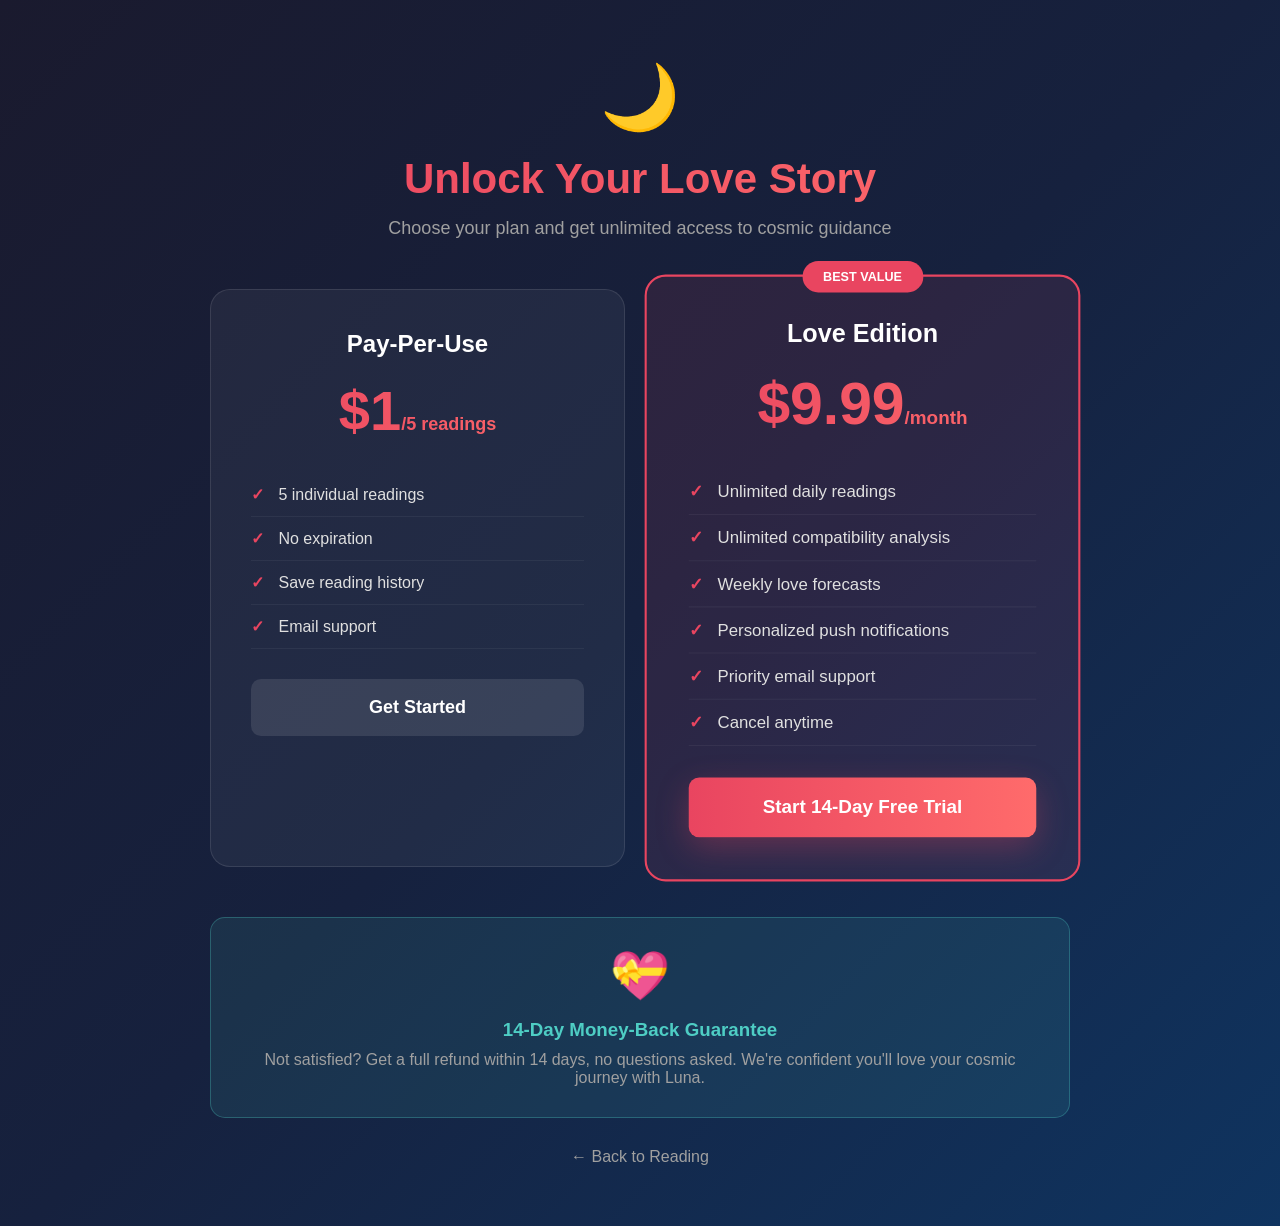
<file: app/paywall.html>
<!DOCTYPE html>
<html lang="en">
<head>
    <meta charset="UTF-8">
    <meta name="viewport" content="width=device-width, initial-scale=1.0">
    <title>Upgrade - Luna</title>
    <style>
        * {
            margin: 0;
            padding: 0;
            box-sizing: border-box;
        }
        
        body {
            font-family: -apple-system, BlinkMacSystemFont, 'Segoe UI', Roboto, sans-serif;
            background: linear-gradient(135deg, #1a1a2e 0%, #16213e 50%, #0f3460 100%);
            color: #ffffff;
            min-height: 100vh;
            padding: 20px;
        }
        
        .container {
            max-width: 900px;
            margin: 0 auto;
            padding: 40px 20px;
        }
        
        .header {
            text-align: center;
            margin-bottom: 50px;
        }
        
        .logo {
            font-size: 64px;
            margin-bottom: 20px;
        }
        
        h1 {
            font-size: 42px;
            background: linear-gradient(90deg, #e94560, #ff6b6b);
            -webkit-background-clip: text;
            -webkit-text-fill-color: transparent;
            margin-bottom: 15px;
        }
        
        .subtitle {
            font-size: 18px;
            color: #a0a0a0;
        }
        
        .pricing-grid {
            display: grid;
            grid-template-columns: repeat(auto-fit, minmax(300px, 1fr));
            gap: 30px;
            margin-bottom: 50px;
        }
        
        .pricing-card {
            background: rgba(255, 255, 255, 0.05);
            padding: 40px;
            border-radius: 20px;
            border: 1px solid rgba(255, 255, 255, 0.1);
            position: relative;
            text-align: center;
        }
        
        .pricing-card.featured {
            border: 2px solid #e94560;
            background: rgba(233, 69, 96, 0.1);
            transform: scale(1.05);
        }
        
        .badge {
            position: absolute;
            top: -15px;
            left: 50%;
            transform: translateX(-50%);
            background: #e94560;
            padding: 8px 20px;
            border-radius: 20px;
            font-size: 12px;
            font-weight: bold;
            text-transform: uppercase;
        }
        
        .plan-name {
            font-size: 24px;
            margin-bottom: 10px;
        }
        
        .price {
            font-size: 56px;
            font-weight: bold;
            background: linear-gradient(90deg, #e94560, #ff6b6b);
            -webkit-background-clip: text;
            -webkit-text-fill-color: transparent;
            margin: 20px 0;
        }
        
        .price span {
            font-size: 18px;
            color: #a0a0a0;
        }
        
        .features {
            list-style: none;
            margin: 30px 0;
            text-align: left;
        }
        
        .features li {
            padding: 12px 0;
            color: #e0e0e0;
            border-bottom: 1px solid rgba(255, 255, 255, 0.05);
        }
        
        .features li::before {
            content: "✓ ";
            color: #e94560;
            font-weight: bold;
            margin-right: 10px;
        }
        
        .btn {
            display: block;
            width: 100%;
            padding: 18px;
            border: none;
            border-radius: 10px;
            font-size: 18px;
            font-weight: bold;
            cursor: pointer;
            text-align: center;
            text-decoration: none;
            transition: transform 0.3s, box-shadow 0.3s;
        }
        
        .btn-primary {
            background: linear-gradient(90deg, #e94560, #ff6b6b);
            color: white;
            box-shadow: 0 10px 30px rgba(233, 69, 96, 0.3);
        }
        
        .btn-primary:hover {
            transform: translateY(-2px);
            box-shadow: 0 15px 40px rgba(233, 69, 96, 0.4);
        }
        
        .btn-secondary {
            background: rgba(255, 255, 255, 0.1);
            color: white;
        }
        
        .guarantee {
            text-align: center;
            padding: 30px;
            background: rgba(78, 205, 196, 0.1);
            border-radius: 15px;
            margin-top: 40px;
            border: 1px solid rgba(78, 205, 196, 0.3);
        }
        
        .guarantee-icon {
            font-size: 48px;
            margin-bottom: 15px;
        }
        
        .guarantee h3 {
            color: #4ECDC4;
            margin-bottom: 10px;
        }
        
        .back-link {
            text-align: center;
            margin-top: 30px;
        }
        
        .back-link a {
            color: #a0a0a0;
            text-decoration: none;
        }
        
        .back-link a:hover {
            color: #e94560;
        }
        
        @media (max-width: 768px) {
            .pricing-card.featured {
                transform: none;
            }
        }
    </style>
</head>
<body>
    <div class="container">
        <div class="header">
            <div class="logo">🌙</div>
            <h1>Unlock Your Love Story</h1>
            <p class="subtitle">Choose your plan and get unlimited access to cosmic guidance</p>
        </div>
        
        <div class="pricing-grid">
            <!-- Pay-per-use Plan -->
            <div class="pricing-card">
                <h3 class="plan-name">Pay-Per-Use</h3>
                <div class="price">$1<span>/5 readings</span></div>
                <ul class="features">
                    <li>5 individual readings</li>
                    <li>No expiration</li>
                    <li>Save reading history</li>
                    <li>Email support</li>
                </ul>
                <button class="btn btn-secondary" onclick="startPurchase('pay-per-use')">
                    Get Started
                </button>
            </div>
            
            <!-- Subscription Plan -->
            <div class="pricing-card featured">
                <div class="badge">Best Value</div>
                <h3 class="plan-name">Love Edition</h3>
                <div class="price">$9.99<span>/month</span></div>
                <ul class="features">
                    <li>Unlimited daily readings</li>
                    <li>Unlimited compatibility analysis</li>
                    <li>Weekly love forecasts</li>
                    <li>Personalized push notifications</li>
                    <li>Priority email support</li>
                    <li>Cancel anytime</li>
                </ul>
                <button class="btn btn-primary" onclick="startPurchase('subscription')">
                    Start 14-Day Free Trial
                </button>
            </div>
        </div>
        
        <div class="guarantee">
            <div class="guarantee-icon">💝</div>
            <h3>14-Day Money-Back Guarantee</h3>
            <p style="color: #a0a0a0;">
                Not satisfied? Get a full refund within 14 days, no questions asked.
                We're confident you'll love your cosmic journey with Luna.
            </p>
        </div>
        
        <div class="back-link">
            <a href="reading.html">← Back to Reading</a>
        </div>
    </div>
    
    <script>
        function startPurchase(planType) {
            // TODO: 集成 Paddle 支付
            // 现在显示提示信息
            alert(
                '🚀 Payment Integration Coming Soon!\n\n' +
                'We\'re integrating Paddle payment system.\n' +
                'You\'ll be able to purchase once it\'s ready.\n\n' +
                'Plan: ' + (planType === 'subscription' ? 'Love Edition - $9.99/month' : 'Pay-Per-Use - $1/5 readings') +
                '\n\nThank you for your interest! 💕'
            );
        }
    </script>
</body>
</html>
</file>
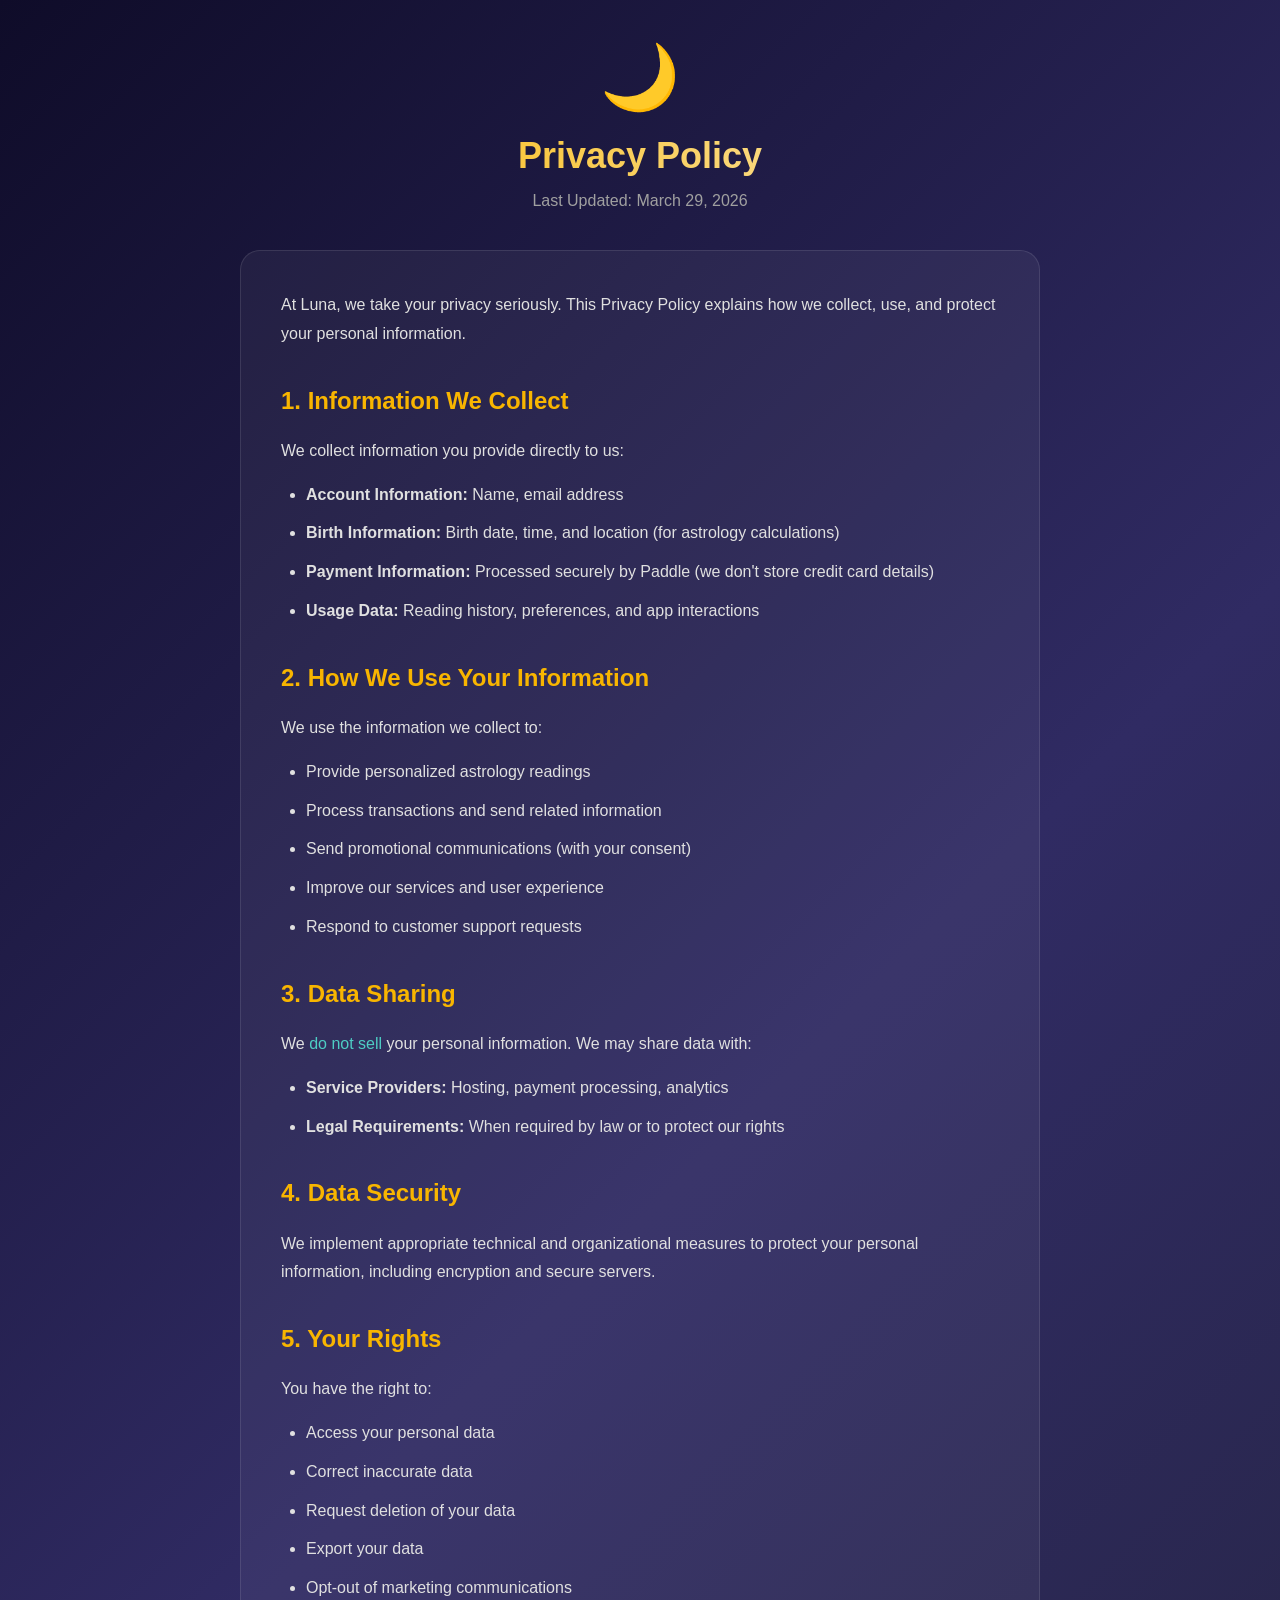
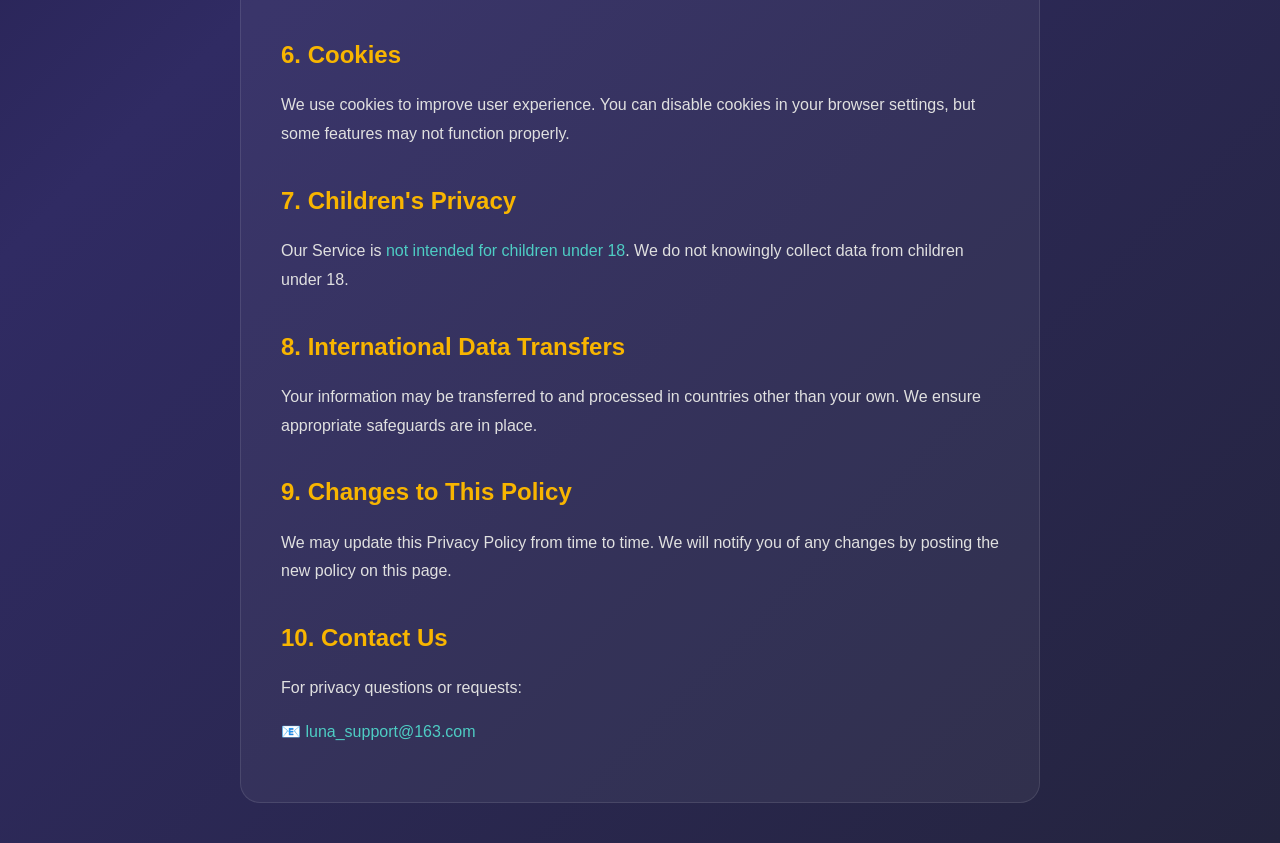
<file: app/privacy.html>
<!DOCTYPE html>
<html lang="en">
<head>
    <meta charset="UTF-8">
    <meta name="viewport" content="width=device-width, initial-scale=1.0">
    <title>Privacy Policy - Luna</title>
    <style>
        * { margin: 0; padding: 0; box-sizing: border-box; }
        body {
            font-family: -apple-system, BlinkMacSystemFont, 'Segoe UI', Roboto, sans-serif;
            background: linear-gradient(135deg, #0f0c29 0%, #302b63 50%, #24243e 100%);
            color: #ffffff;
            min-height: 100vh;
            padding: 40px 20px;
        }
        .container { max-width: 800px; margin: 0 auto; }
        .header { text-align: center; margin-bottom: 40px; }
        .logo { font-size: 64px; margin-bottom: 20px; }
        h1 {
            font-size: 36px;
            background: linear-gradient(90deg, #f8b500, #fceabb);
            -webkit-background-clip: text;
            -webkit-text-fill-color: transparent;
            margin-bottom: 15px;
        }
        .updated { color: #a0a0a0; margin-bottom: 30px; }
        .content {
            background: rgba(255, 255, 255, 0.05);
            padding: 40px;
            border-radius: 20px;
            border: 1px solid rgba(255, 255, 255, 0.1);
            line-height: 1.8;
        }
        h2 { color: #f8b500; margin: 30px 0 15px; font-size: 24px; }
        p { color: #e0e0e0; margin-bottom: 15px; }
        ul { margin-left: 25px; color: #e0e0e0; }
        li { margin-bottom: 10px; }
        .highlight { color: #4ECDC4; }
    </style>
</head>
<body>
    <div class="container">
        <div class="header">
            <div class="logo">🌙</div>
            <h1>Privacy Policy</h1>
            <p class="updated">Last Updated: March 29, 2026</p>
        </div>
        
        <div class="content">
            <p>At Luna, we take your privacy seriously. This Privacy Policy explains how we collect, use, and protect your personal information.</p>
            
            <h2>1. Information We Collect</h2>
            <p>We collect information you provide directly to us:</p>
            <ul>
                <li><strong>Account Information:</strong> Name, email address</li>
                <li><strong>Birth Information:</strong> Birth date, time, and location (for astrology calculations)</li>
                <li><strong>Payment Information:</strong> Processed securely by Paddle (we don't store credit card details)</li>
                <li><strong>Usage Data:</strong> Reading history, preferences, and app interactions</li>
            </ul>
            
            <h2>2. How We Use Your Information</h2>
            <p>We use the information we collect to:</p>
            <ul>
                <li>Provide personalized astrology readings</li>
                <li>Process transactions and send related information</li>
                <li>Send promotional communications (with your consent)</li>
                <li>Improve our services and user experience</li>
                <li>Respond to customer support requests</li>
            </ul>
            
            <h2>3. Data Sharing</h2>
            <p>We <span class="highlight">do not sell</span> your personal information. We may share data with:</p>
            <ul>
                <li><strong>Service Providers:</strong> Hosting, payment processing, analytics</li>
                <li><strong>Legal Requirements:</strong> When required by law or to protect our rights</li>
            </ul>
            
            <h2>4. Data Security</h2>
            <p>We implement appropriate technical and organizational measures to protect your personal information, including encryption and secure servers.</p>
            
            <h2>5. Your Rights</h2>
            <p>You have the right to:</p>
            <ul>
                <li>Access your personal data</li>
                <li>Correct inaccurate data</li>
                <li>Request deletion of your data</li>
                <li>Export your data</li>
                <li>Opt-out of marketing communications</li>
            </ul>
            
            <h2>6. Cookies</h2>
            <p>We use cookies to improve user experience. You can disable cookies in your browser settings, but some features may not function properly.</p>
            
            <h2>7. Children's Privacy</h2>
            <p>Our Service is <span class="highlight">not intended for children under 18</span>. We do not knowingly collect data from children under 18.</p>
            
            <h2>8. International Data Transfers</h2>
            <p>Your information may be transferred to and processed in countries other than your own. We ensure appropriate safeguards are in place.</p>
            
            <h2>9. Changes to This Policy</h2>
            <p>We may update this Privacy Policy from time to time. We will notify you of any changes by posting the new policy on this page.</p>
            
            <h2>10. Contact Us</h2>
            <p>For privacy questions or requests:</p>
            <p class="highlight">📧 luna_support@163.com</p>
        </div>
    </div>
</body>
</html>
</file>
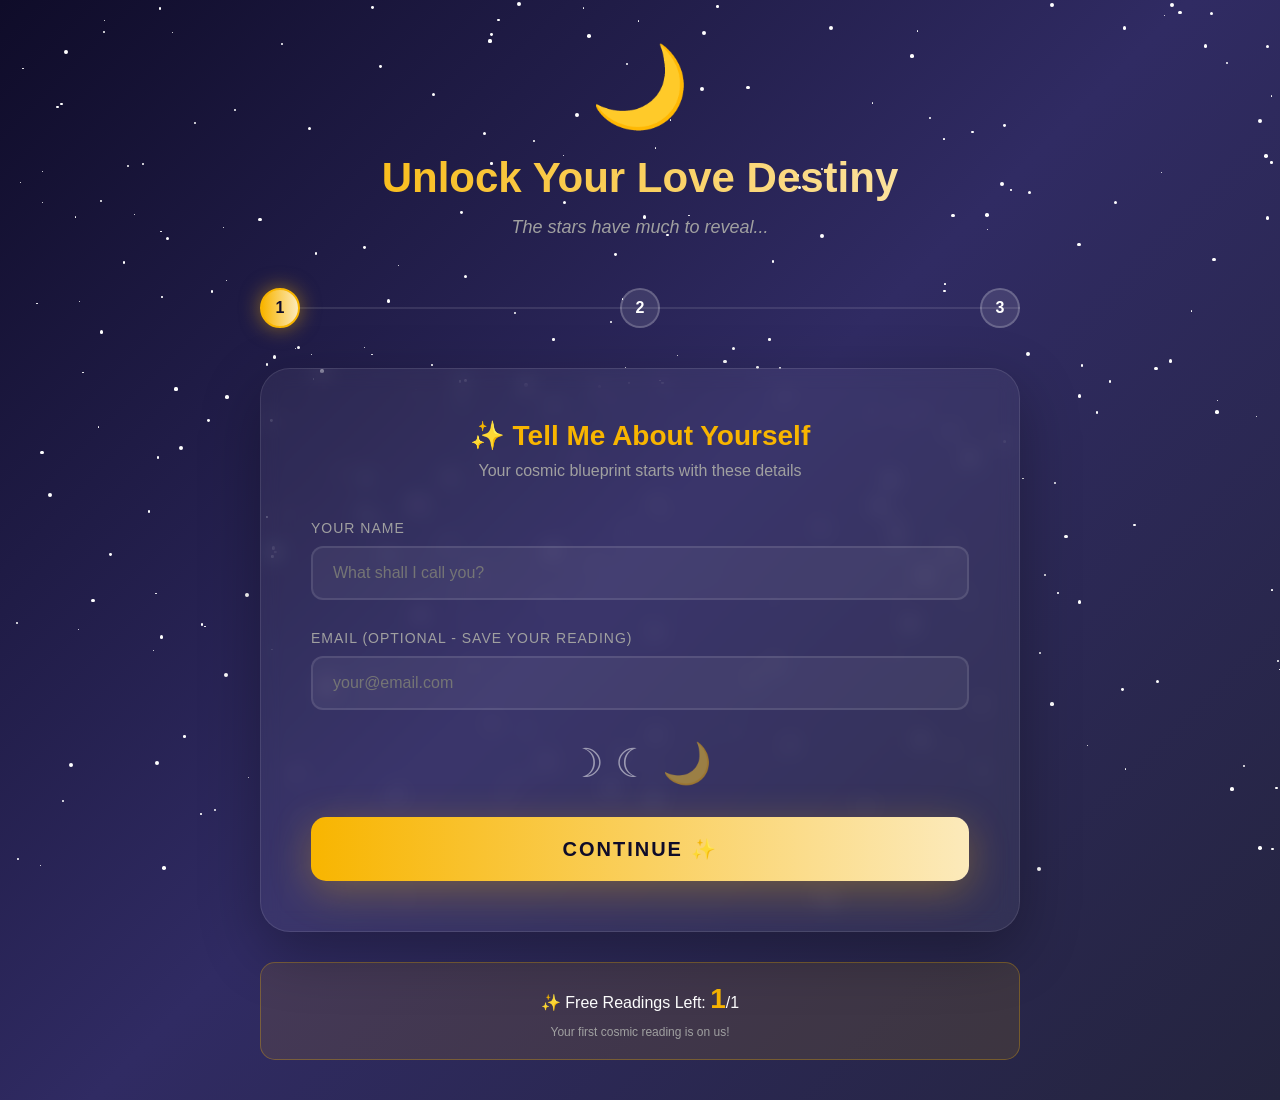
<file: app/reading-enhanced.html>
<!DOCTYPE html>
<html lang="en">
<head>
    <meta charset="UTF-8">
    <meta name="viewport" content="width=device-width, initial-scale=1.0">
    <title>Your Love Reading - Luna</title>
    <style>
        * {
            margin: 0;
            padding: 0;
            box-sizing: border-box;
        }
        
        body {
            font-family: -apple-system, BlinkMacSystemFont, 'Segoe UI', Roboto, sans-serif;
            background: linear-gradient(135deg, #0f0c29 0%, #302b63 50%, #24243e 100%);
            color: #ffffff;
            min-height: 100vh;
            overflow-x: hidden;
        }
        
        /* 星空背景动画 */
        .stars {
            position: fixed;
            top: 0;
            left: 0;
            width: 100%;
            height: 100%;
            pointer-events: none;
            z-index: 0;
        }
        
        .star {
            position: absolute;
            background: white;
            border-radius: 50%;
            animation: twinkle 2s infinite;
        }
        
        @keyframes twinkle {
            0%, 100% { opacity: 0.3; }
            50% { opacity: 1; }
        }
        
        .container {
            max-width: 800px;
            margin: 0 auto;
            padding: 40px 20px;
            position: relative;
            z-index: 1;
        }
        
        /* 头部 */
        .header {
            text-align: center;
            margin-bottom: 50px;
        }
        
        .logo {
            font-size: 80px;
            margin-bottom: 20px;
            animation: float 3s ease-in-out infinite;
        }
        
        @keyframes float {
            0%, 100% { transform: translateY(0); }
            50% { transform: translateY(-20px); }
        }
        
        h1 {
            font-size: 42px;
            background: linear-gradient(90deg, #f8b500, #fceabb, #f8b500);
            background-size: 200% auto;
            -webkit-background-clip: text;
            -webkit-text-fill-color: transparent;
            animation: shine 3s linear infinite;
            margin-bottom: 15px;
        }
        
        @keyframes shine {
            to { background-position: 200% center; }
        }
        
        .subtitle {
            color: #a0a0a0;
            font-size: 18px;
            font-style: italic;
        }
        
        /* 进度条 */
        .progress-container {
            margin-bottom: 40px;
        }
        
        .progress-bar {
            display: flex;
            justify-content: space-between;
            position: relative;
        }
        
        .progress-bar::before {
            content: '';
            position: absolute;
            top: 50%;
            left: 0;
            right: 0;
            height: 2px;
            background: rgba(255, 255, 255, 0.1);
            transform: translateY(-50%);
            z-index: 0;
        }
        
        .progress-step {
            width: 40px;
            height: 40px;
            border-radius: 50%;
            background: rgba(255, 255, 255, 0.1);
            border: 2px solid rgba(255, 255, 255, 0.2);
            display: flex;
            align-items: center;
            justify-content: center;
            font-weight: bold;
            position: relative;
            z-index: 1;
            transition: all 0.3s;
        }
        
        .progress-step.active {
            background: linear-gradient(90deg, #f8b500, #fceabb);
            border-color: #f8b500;
            color: #0f0c29;
            box-shadow: 0 0 20px rgba(248, 181, 0, 0.5);
        }
        
        .progress-step.completed {
            background: #4ECDC4;
            border-color: #4ECDC4;
        }
        
        /* 表单卡片 */
        .form-card {
            background: rgba(255, 255, 255, 0.05);
            backdrop-filter: blur(10px);
            padding: 50px;
            border-radius: 30px;
            border: 1px solid rgba(255, 255, 255, 0.1);
            box-shadow: 0 20px 60px rgba(0, 0, 0, 0.3);
        }
        
        .step {
            display: none;
        }
        
        .step.active {
            display: block;
            animation: fadeIn 0.5s ease;
        }
        
        @keyframes fadeIn {
            from { opacity: 0; transform: translateY(20px); }
            to { opacity: 1; transform: translateY(0); }
        }
        
        .step-title {
            font-size: 28px;
            text-align: center;
            margin-bottom: 10px;
            color: #f8b500;
        }
        
        .step-desc {
            text-align: center;
            color: #a0a0a0;
            margin-bottom: 40px;
            font-size: 16px;
        }
        
        .form-group {
            margin-bottom: 30px;
        }
        
        label {
            display: block;
            margin-bottom: 10px;
            font-size: 14px;
            color: #a0a0a0;
            text-transform: uppercase;
            letter-spacing: 1px;
        }
        
        input, select {
            width: 100%;
            padding: 16px 20px;
            border: 2px solid rgba(255, 255, 255, 0.1);
            border-radius: 12px;
            background: rgba(255, 255, 255, 0.05);
            color: #ffffff;
            font-size: 16px;
            transition: all 0.3s;
            box-sizing: border-box;
        }
        
        input:focus, select:focus {
            outline: none;
            border-color: #f8b500;
            box-shadow: 0 0 20px rgba(248, 181, 0, 0.2);
        }
        
        select option {
            background: #0f0c29;
            color: #ffffff;
        }
        
        .row {
            display: grid;
            grid-template-columns: 1fr 1fr 1fr;
            gap: 20px;
        }
        
        /* 按钮 */
        .btn {
            width: 100%;
            padding: 20px;
            border: none;
            border-radius: 15px;
            font-size: 20px;
            font-weight: bold;
            cursor: pointer;
            transition: all 0.3s;
            text-transform: uppercase;
            letter-spacing: 2px;
        }
        
        .btn-primary {
            background: linear-gradient(90deg, #f8b500, #fceabb);
            color: #0f0c29;
            box-shadow: 0 10px 40px rgba(248, 181, 0, 0.3);
        }
        
        .btn-primary:hover {
            transform: translateY(-3px);
            box-shadow: 0 15px 50px rgba(248, 181, 0, 0.4);
        }
        
        .btn-secondary {
            background: rgba(255, 255, 255, 0.1);
            color: #ffffff;
            margin-top: 15px;
        }
        
        /* 加载动画 */
        .loading {
            text-align: center;
            padding: 60px 20px;
        }
        
        .loading-icon {
            font-size: 80px;
            animation: rotate 3s linear infinite;
        }
        
        @keyframes rotate {
            from { transform: rotate(0deg); }
            to { transform: rotate(360deg); }
        }
        
        .loading-text {
            margin-top: 30px;
            font-size: 20px;
            color: #a0a0a0;
        }
        
        .loading-phrases {
            margin-top: 20px;
            font-size: 14px;
            color: #666;
            font-style: italic;
        }
        
        /* 神秘装饰 */
        .mystical-symbols {
            text-align: center;
            font-size: 40px;
            margin: 30px 0;
            opacity: 0.5;
        }
        
        /* 免费次数提示 */
        .free-count {
            text-align: center;
            margin-top: 30px;
            padding: 20px;
            background: rgba(248, 181, 0, 0.1);
            border-radius: 15px;
            border: 1px solid rgba(248, 181, 0, 0.3);
        }
        
        .free-count span {
            color: #f8b500;
            font-weight: bold;
            font-size: 28px;
        }
        
        /* 移动端适配 */
        @media (max-width: 768px) {
            .container {
                padding: 30px 15px;
            }
            
            .logo {
                font-size: 60px;
            }
            
            h1 {
                font-size: 28px;
            }
            
            .subtitle {
                font-size: 14px;
            }
            
            .form-card {
                padding: 25px 20px;
            }
            
            .progress-step {
                width: 35px;
                height: 35px;
                font-size: 16px;
            }
            
            .step-title {
                font-size: 24px;
            }
            
            .step-desc {
                font-size: 14px;
            }
            
            input, select {
                font-size: 15px;
                padding: 14px 16px;
            }
            
            .btn {
                font-size: 18px;
                padding: 16px;
            }
        }
        
        /* 小屏幕手机优化 */
        @media (max-width: 480px) {
            .logo {
                font-size: 50px;
            }
            
            h1 {
                font-size: 24px;
            }
            
            .subtitle {
                font-size: 13px;
            }
            
            .form-card {
                padding: 20px 15px;
            }
            
            .step-title {
                font-size: 20px;
            }
            
            .row {
                grid-template-columns: 1fr;
                gap: 12px;
            }
            
            .row input {
                font-size: 16px;
                padding: 16px;
            }
            
            .btn {
                font-size: 16px;
                padding: 14px;
            }
            
            .free-count {
                padding: 15px;
            }
            
            .free-count span {
                font-size: 24px;
            }
        }
    </style>
</head>
<body>
    <!-- 星空背景 -->
    <div class="stars" id="stars"></div>
    
    <div class="container">
        <div class="header">
            <div class="logo">🌙</div>
            <h1>Unlock Your Love Destiny</h1>
            <p class="subtitle">The stars have much to reveal...</p>
        </div>
        
        <!-- 进度条 -->
        <div class="progress-container">
            <div class="progress-bar">
                <div class="progress-step active" data-step="1">1</div>
                <div class="progress-step" data-step="2">2</div>
                <div class="progress-step" data-step="3">3</div>
            </div>
        </div>
        
        <div class="form-card">
            <!-- Step 1: 基本信息 -->
            <div class="step active" id="step1">
                <h2 class="step-title">✨ Tell Me About Yourself</h2>
                <p class="step-desc">Your cosmic blueprint starts with these details</p>
                
                <form id="readingForm">
                    <div class="form-group">
                        <label for="name">Your Name</label>
                        <input type="text" id="name" name="name" required placeholder="What shall I call you?">
                    </div>
                    
                    <div class="form-group">
                        <label for="email">Email (Optional - Save Your Reading)</label>
                        <input type="email" id="email" name="email" placeholder="your@email.com">
                    </div>
                    
                    <div class="mystical-symbols">☽ ☾ 🌙</div>
                    
                    <button type="button" class="btn btn-primary" onclick="nextStep(2)">
                        Continue ✨
                    </button>
                </form>
            </div>
            
            <!-- Step 2: 出生信息 -->
            <div class="step" id="step2">
                <h2 class="step-title">🌟 When Were You Born?</h2>
                <p class="step-desc">Your birth moment maps the stars' positions</p>
                
                <div class="form-group">
                    <label>Birth Date</label>
                    <div class="row">
                        <input type="number" id="birthYear" placeholder="Year" min="1950" max="2008" required>
                        <select id="birthMonth" required>
                            <option value="">Month</option>
                            <option value="1">January</option>
                            <option value="2">February</option>
                            <option value="3">March</option>
                            <option value="4">April</option>
                            <option value="5">May</option>
                            <option value="6">June</option>
                            <option value="7">July</option>
                            <option value="8">August</option>
                            <option value="9">September</option>
                            <option value="10">October</option>
                            <option value="11">November</option>
                            <option value="12">December</option>
                        </select>
                        <input type="number" id="birthDay" placeholder="Day" min="1" max="31" required>
                    </div>
                </div>
                
                <div class="form-group">
                    <label for="birthTime">Birth Time (Optional - More Accurate)</label>
                    <input type="time" id="birthTime" name="birthTime">
                </div>
                
                <div class="form-group">
                    <label for="birthPlace">Birth Place (City, Country)</label>
                    <input type="text" id="birthPlace" name="birthPlace" placeholder="e.g., New York, USA">
                </div>
                
                <div class="mystical-symbols">★ ✦ ✧</div>
                
                <button type="button" class="btn btn-primary" onclick="nextStep(3)">
                    Continue ✨
                </button>
                <button type="button" class="btn btn-secondary" onclick="prevStep(1)">
                    ← Back
                </button>
            </div>
            
            <!-- Step 3: 伴侣信息 -->
            <div class="step" id="step3">
                <h2 class="step-title">💕 About Your Love Interest</h2>
                <p class="step-desc">For compatibility reading (optional)</p>
                
                <div class="form-group">
                    <label for="partnerName">Partner's Name</label>
                    <input type="text" id="partnerName" name="partnerName" placeholder="Their name">
                </div>
                
                <div class="form-group">
                    <label for="partnerBirthDate">Their Birth Date (Optional)</label>
                    <div class="row">
                        <input type="number" id="partnerYear" placeholder="Year" min="1950" max="2008">
                        <select id="partnerMonth">
                            <option value="">Month</option>
                            <option value="1">January</option>
                            <option value="2">February</option>
                            <option value="3">March</option>
                            <option value="4">April</option>
                            <option value="5">May</option>
                            <option value="6">June</option>
                            <option value="7">July</option>
                            <option value="8">August</option>
                            <option value="9">September</option>
                            <option value="10">October</option>
                            <option value="11">November</option>
                            <option value="12">December</option>
                        </select>
                        <input type="number" id="partnerDay" placeholder="Day" min="1" max="31">
                    </div>
                </div>
                
                <div class="form-group">
                    <label for="relationshipStatus">Current Relationship Status</label>
                    <select id="relationshipStatus">
                        <option value="">Select...</option>
                        <option value="single">Single & Looking</option>
                        <option value="dating">Dating</option>
                        <option value="committed">In a Relationship</option>
                        <option value="married">Married</option>
                        <option value="complicated">It's Complicated</option>
                    </select>
                </div>
                
                <div class="mystical-symbols">💖 💗 💓</div>
                
                <button type="button" class="btn btn-primary" onclick="submitReading()">
                    🔮 Reveal My Destiny
                </button>
                <button type="button" class="btn btn-secondary" onclick="prevStep(2)">
                    ← Back
                </button>
            </div>
            
            <!-- Loading -->
            <div class="step" id="stepLoading">
                <div class="loading">
                    <div class="loading-icon">🔮</div>
                    <p class="loading-text" id="loadingText">Consulting the stars...</p>
                    <p class="loading-phrases" id="loadingPhrase">Calculating planetary positions...</p>
                </div>
            </div>
        </div>
        
        <!-- 免费次数 -->
        <div class="free-count">
            <p>✨ Free Readings Left: <span id="freeCount">1</span>/1</p>
            <p style="font-size: 12px; color: #a0a0a0; margin-top: 10px;">
                Your first cosmic reading is on us!
            </p>
        </div>
    </div>
    
    <script src="reading-enhanced.js"></script>
</body>
</html>
    </div>
    </div>
    
    <script src="reading-enhanced.js"></script>
</body>
</html>

        </div>
    </div>
    
    <script src="reading-enhanced.js"></script>
</body>
</html>
</file>
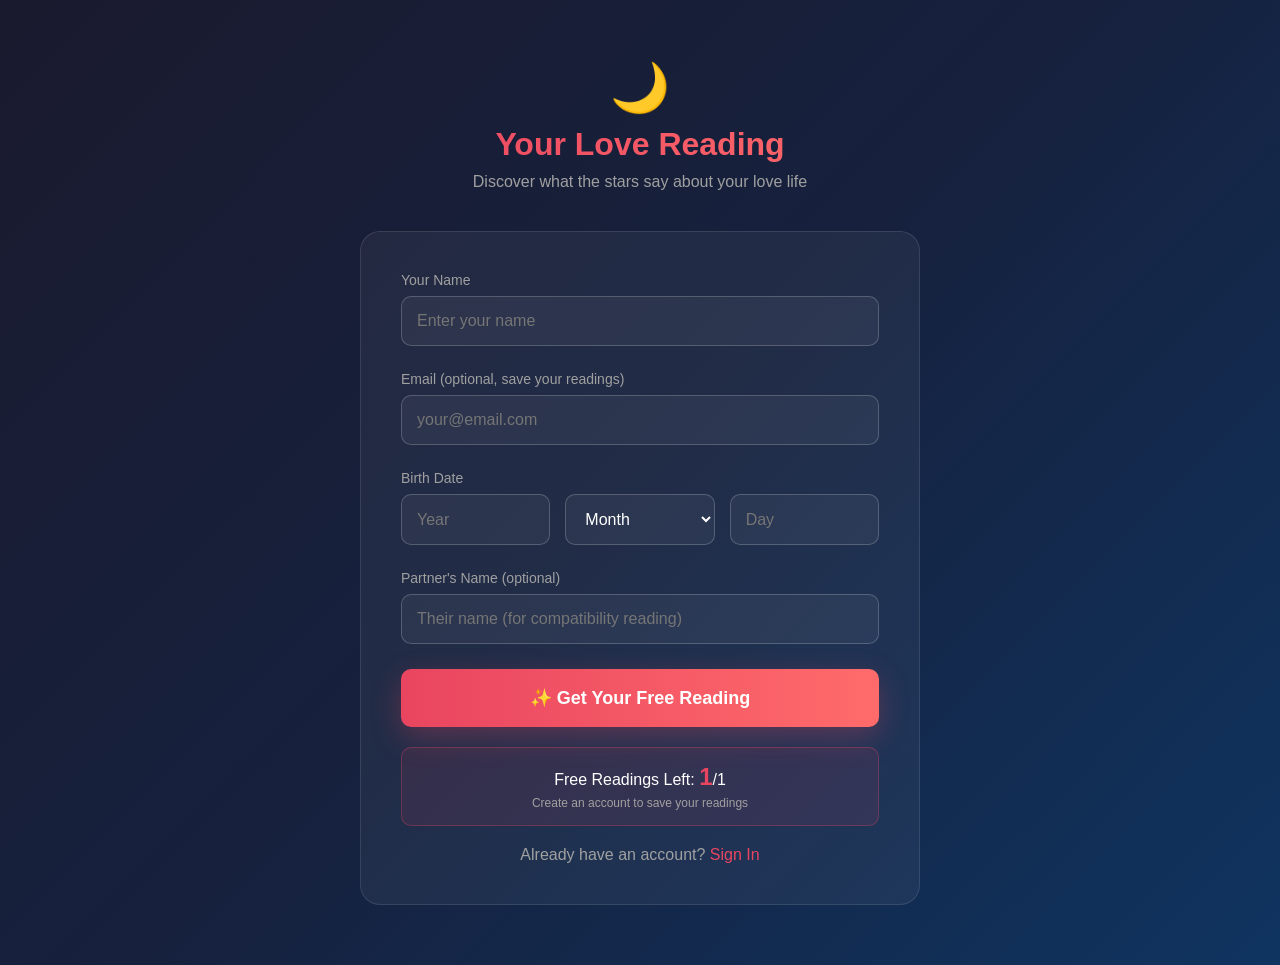
<file: app/reading.html>
<!DOCTYPE html>
<html lang="en">
<head>
    <meta charset="UTF-8">
    <meta name="viewport" content="width=device-width, initial-scale=1.0">
    <title>Free Love Reading - Luna</title>
    <style>
        * {
            margin: 0;
            padding: 0;
            box-sizing: border-box;
        }
        
        body {
            font-family: -apple-system, BlinkMacSystemFont, 'Segoe UI', Roboto, sans-serif;
            background: linear-gradient(135deg, #1a1a2e 0%, #16213e 50%, #0f3460 100%);
            color: #ffffff;
            min-height: 100vh;
            padding: 20px;
        }
        
        .container {
            max-width: 600px;
            margin: 0 auto;
            padding: 40px 20px;
        }
        
        .header {
            text-align: center;
            margin-bottom: 40px;
        }
        
        .logo {
            font-size: 48px;
            margin-bottom: 10px;
        }
        
        h1 {
            font-size: 32px;
            background: linear-gradient(90deg, #e94560, #ff6b6b);
            -webkit-background-clip: text;
            -webkit-text-fill-color: transparent;
            margin-bottom: 10px;
        }
        
        .subtitle {
            color: #a0a0a0;
            font-size: 16px;
        }
        
        .form-card {
            background: rgba(255, 255, 255, 0.05);
            padding: 40px;
            border-radius: 20px;
            border: 1px solid rgba(255, 255, 255, 0.1);
        }
        
        .form-group {
            margin-bottom: 25px;
        }
        
        label {
            display: block;
            margin-bottom: 8px;
            font-size: 14px;
            color: #a0a0a0;
        }
        
        input, select {
            width: 100%;
            padding: 15px;
            border: 1px solid rgba(255, 255, 255, 0.2);
            border-radius: 10px;
            background: rgba(255, 255, 255, 0.05);
            color: #ffffff;
            font-size: 16px;
        }
        
        input:focus, select:focus {
            outline: none;
            border-color: #e94560;
        }
        
        select option {
            background: #1a1a2e;
            color: #ffffff;
        }
        
        .row {
            display: grid;
            grid-template-columns: 1fr 1fr 1fr;
            gap: 15px;
        }
        
        .submit-btn {
            width: 100%;
            padding: 18px;
            background: linear-gradient(90deg, #e94560, #ff6b6b);
            color: white;
            border: none;
            border-radius: 10px;
            font-size: 18px;
            font-weight: bold;
            cursor: pointer;
            transition: transform 0.3s, box-shadow 0.3s;
            box-shadow: 0 10px 30px rgba(233, 69, 96, 0.3);
        }
        
        .submit-btn:hover {
            transform: translateY(-2px);
            box-shadow: 0 15px 40px rgba(233, 69, 96, 0.4);
        }
        
        .submit-btn:disabled {
            opacity: 0.5;
            cursor: not-allowed;
            transform: none;
        }
        
        .free-count {
            text-align: center;
            margin-top: 20px;
            padding: 15px;
            background: rgba(233, 69, 96, 0.1);
            border-radius: 10px;
            border: 1px solid rgba(233, 69, 96, 0.3);
        }
        
        .free-count span {
            color: #e94560;
            font-weight: bold;
            font-size: 24px;
        }
        
        .login-link {
            text-align: center;
            margin-top: 20px;
            color: #a0a0a0;
        }
        
        .login-link a {
            color: #e94560;
            text-decoration: none;
        }
        
        .error-message {
            background: rgba(255, 82, 82, 0.1);
            border: 1px solid rgba(255, 82, 82, 0.3);
            color: #ff5252;
            padding: 15px;
            border-radius: 10px;
            margin-bottom: 20px;
            display: none;
        }
        
        @media (max-width: 600px) {
            .row {
                grid-template-columns: 1fr;
            }
        }
    </style>
</head>
<body>
    <div class="container">
        <div class="header">
            <div class="logo">🌙</div>
            <h1>Your Love Reading</h1>
            <p class="subtitle">Discover what the stars say about your love life</p>
        </div>
        
        <div class="form-card">
            <div class="error-message" id="errorMessage"></div>
            
            <form id="readingForm">
                <div class="form-group">
                    <label for="name">Your Name</label>
                    <input type="text" id="name" name="name" required placeholder="Enter your name">
                </div>
                
                <div class="form-group">
                    <label for="email">Email (optional, save your readings)</label>
                    <input type="email" id="email" name="email" placeholder="your@email.com">
                </div>
                
                <div class="form-group">
                    <label for="birthdate">Birth Date</label>
                    <div class="row">
                        <input type="number" id="birthYear" name="birthYear" placeholder="Year" min="1950" max="2008" required>
                        <select id="birthMonth" name="birthMonth" required>
                            <option value="">Month</option>
                            <option value="1">January</option>
                            <option value="2">February</option>
                            <option value="3">March</option>
                            <option value="4">April</option>
                            <option value="5">May</option>
                            <option value="6">June</option>
                            <option value="7">July</option>
                            <option value="8">August</option>
                            <option value="9">September</option>
                            <option value="10">October</option>
                            <option value="11">November</option>
                            <option value="12">December</option>
                        </select>
                        <input type="number" id="birthDay" name="birthDay" placeholder="Day" min="1" max="31" required>
                    </div>
                </div>
                
                <div class="form-group">
                    <label for="partnerName">Partner's Name (optional)</label>
                    <input type="text" id="partnerName" name="partnerName" placeholder="Their name (for compatibility reading)">
                </div>
                
                <button type="submit" class="submit-btn" id="submitBtn">
                    ✨ Get Your Free Reading
                </button>
            </form>
            
            <div class="free-count">
                <p>Free Readings Left: <span id="freeCount">1</span>/1</p>
                <p style="font-size: 12px; color: #a0a0a0; margin-top: 5px;">
                    Create an account to save your readings
                </p>
            </div>
            
            <div class="login-link">
                Already have an account? <a href="login.html">Sign In</a>
            </div>
        </div>
    </div>
    
    <script src="app.js"></script>
</body>
</html>
</file>
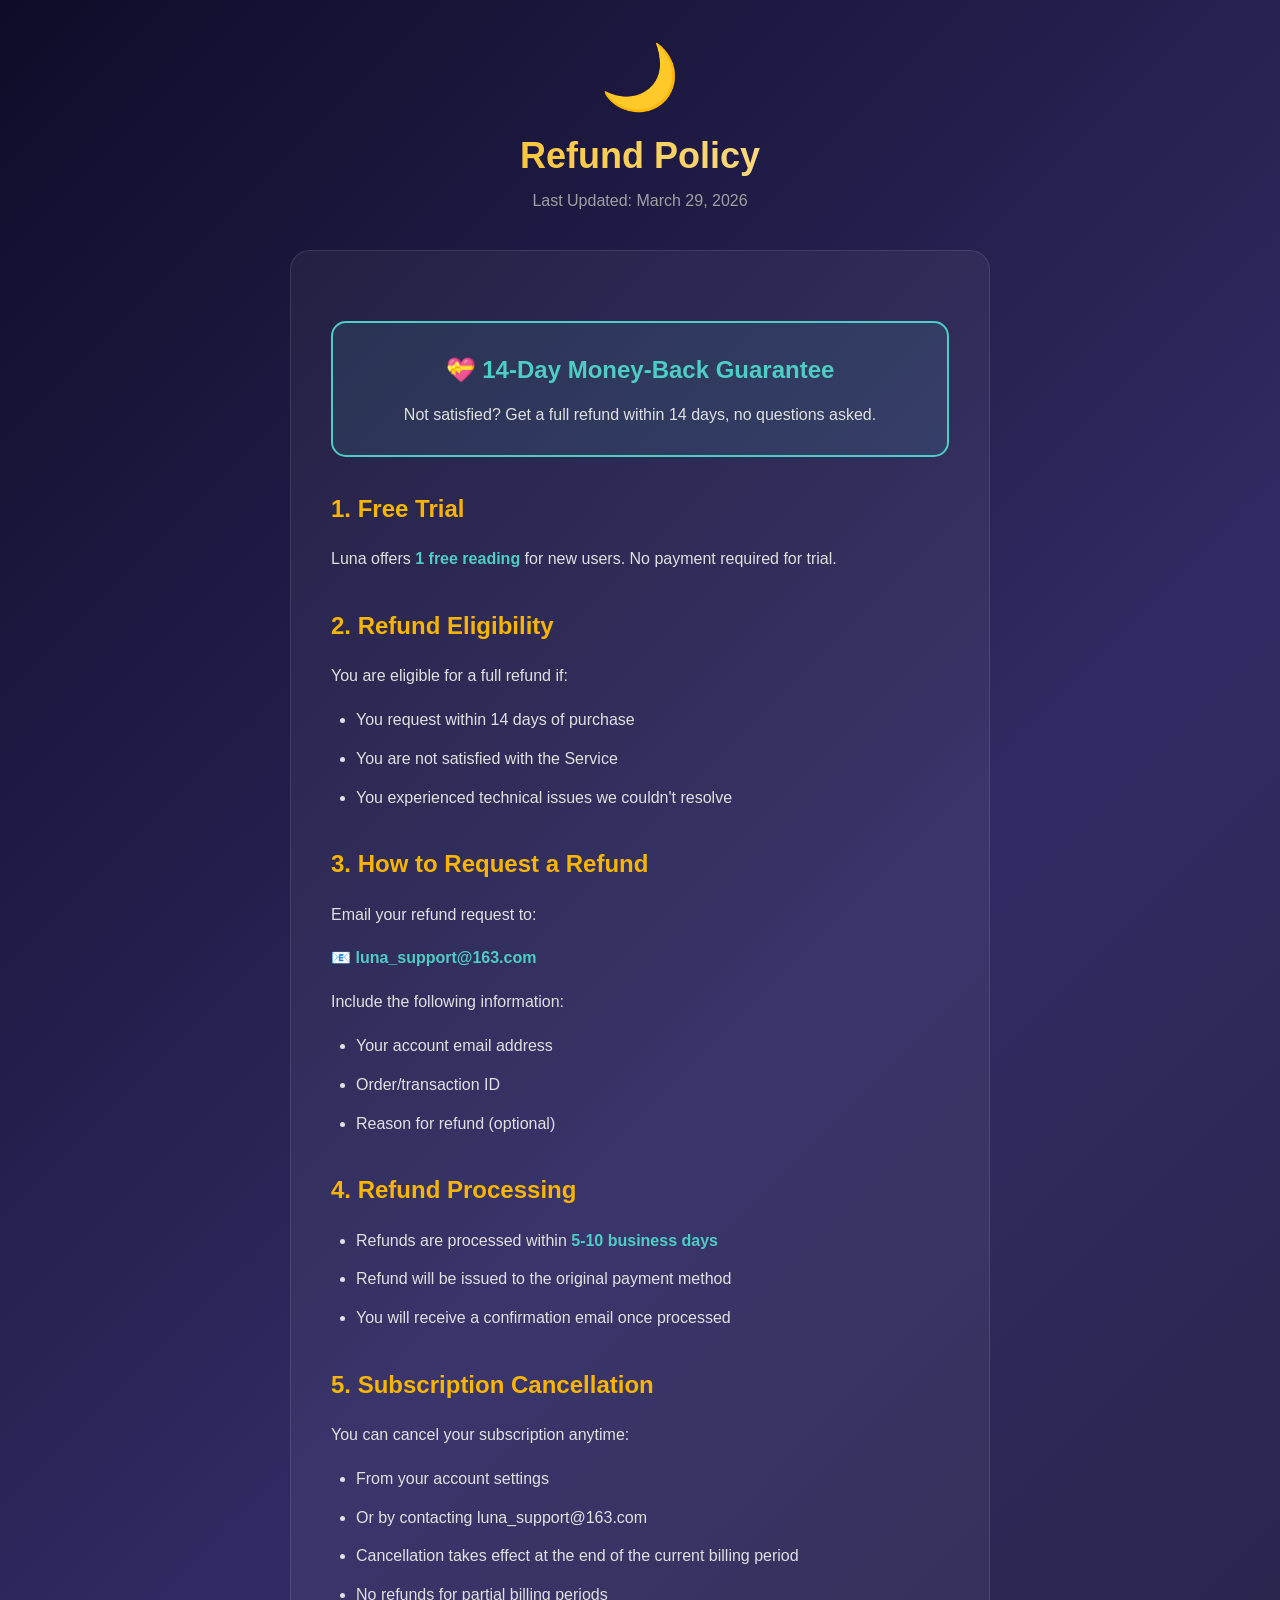
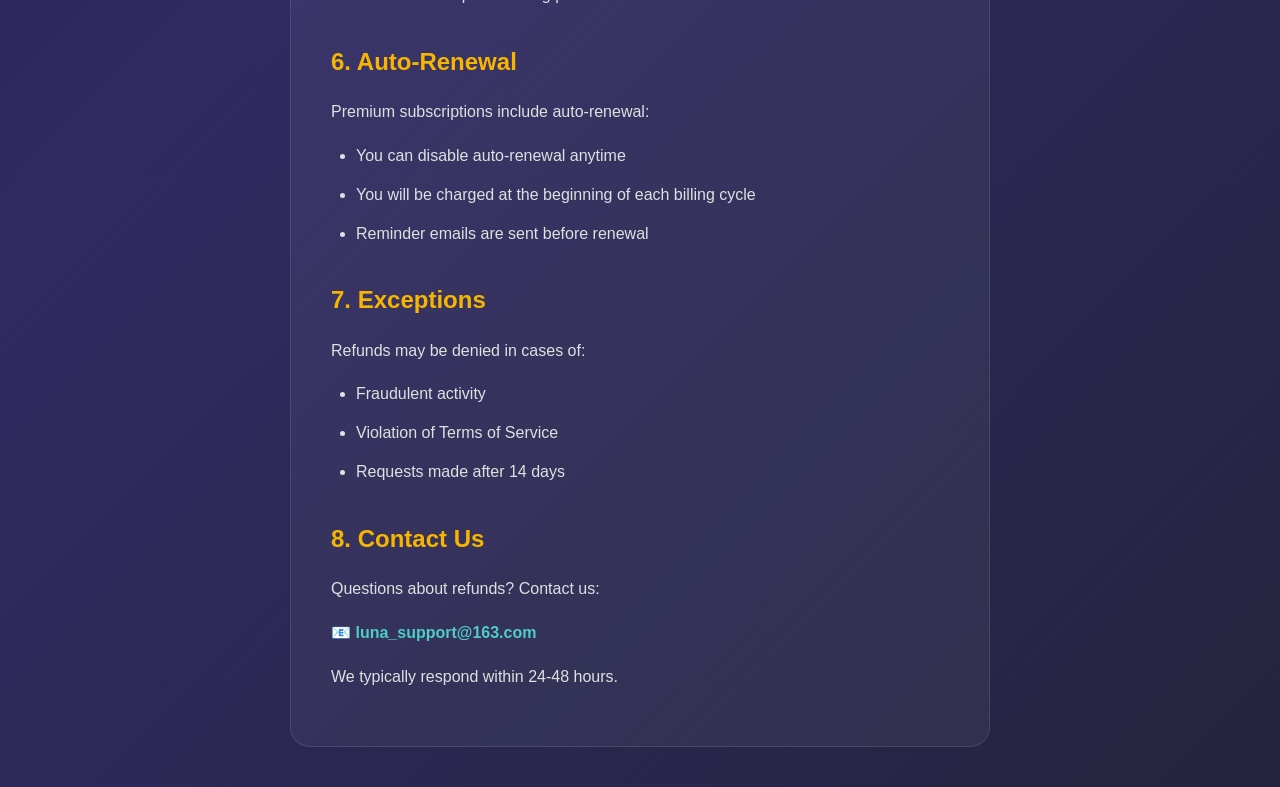
<file: app/refund.html>
<!DOCTYPE html>
<html lang="en">
<head>
    <meta charset="UTF-8">
    <meta name="viewport" content="width=device-width, initial-scale=1.0">
    <title>Refund Policy - Luna</title>
    <style>
        * { margin: 0; padding: 0; box-sizing: border-box; }
        body {
            font-family: -apple-system, BlinkMacSystemFont, 'Segoe UI', Roboto, sans-serif;
            background: linear-gradient(135deg, #0f0c29 0%, #302b63 50%, #24243e 100%);
            color: #ffffff;
            min-height: 100vh;
            padding: 40px 20px;
        }
        .container { max-width: 700px; margin: 0 auto; }
        .header { text-align: center; margin-bottom: 40px; }
        .logo { font-size: 64px; margin-bottom: 20px; }
        h1 {
            font-size: 36px;
            background: linear-gradient(90deg, #f8b500, #fceabb);
            -webkit-background-clip: text;
            -webkit-text-fill-color: transparent;
            margin-bottom: 15px;
        }
        .updated { color: #a0a0a0; margin-bottom: 30px; }
        .content {
            background: rgba(255, 255, 255, 0.05);
            padding: 40px;
            border-radius: 20px;
            border: 1px solid rgba(255, 255, 255, 0.1);
            line-height: 1.8;
        }
        h2 { color: #f8b500; margin: 30px 0 15px; font-size: 24px; }
        p { color: #e0e0e0; margin-bottom: 15px; }
        ul { margin-left: 25px; color: #e0e0e0; }
        li { margin-bottom: 10px; }
        .highlight { color: #4ECDC4; font-weight: bold; }
        .guarantee-box {
            background: rgba(78, 205, 196, 0.1);
            border: 2px solid #4ECDC4;
            padding: 25px;
            border-radius: 15px;
            text-align: center;
            margin: 30px 0;
        }
        .guarantee-box h3 { color: #4ECDC4; font-size: 24px; margin-bottom: 10px; }
    </style>
</head>
<body>
    <div class="container">
        <div class="header">
            <div class="logo">🌙</div>
            <h1>Refund Policy</h1>
            <p class="updated">Last Updated: March 29, 2026</p>
        </div>
        
        <div class="content">
            <div class="guarantee-box">
                <h3>💝 14-Day Money-Back Guarantee</h3>
                <p style="color: #e0e0e0; margin-bottom: 0;">Not satisfied? Get a full refund within 14 days, no questions asked.</p>
            </div>
            
            <h2>1. Free Trial</h2>
            <p>Luna offers <span class="highlight">1 free reading</span> for new users. No payment required for trial.</p>
            
            <h2>2. Refund Eligibility</h2>
            <p>You are eligible for a full refund if:</p>
            <ul>
                <li>You request within 14 days of purchase</li>
                <li>You are not satisfied with the Service</li>
                <li>You experienced technical issues we couldn't resolve</li>
            </ul>
            
            <h2>3. How to Request a Refund</h2>
            <p>Email your refund request to:</p>
            <p class="highlight">📧 luna_support@163.com</p>
            <p>Include the following information:</p>
            <ul>
                <li>Your account email address</li>
                <li>Order/transaction ID</li>
                <li>Reason for refund (optional)</li>
            </ul>
            
            <h2>4. Refund Processing</h2>
            <ul>
                <li>Refunds are processed within <span class="highlight">5-10 business days</span></li>
                <li>Refund will be issued to the original payment method</li>
                <li>You will receive a confirmation email once processed</li>
            </ul>
            
            <h2>5. Subscription Cancellation</h2>
            <p>You can cancel your subscription anytime:</p>
            <ul>
                <li>From your account settings</li>
                <li>Or by contacting luna_support@163.com</li>
                <li>Cancellation takes effect at the end of the current billing period</li>
                <li>No refunds for partial billing periods</li>
            </ul>
            
            <h2>6. Auto-Renewal</h2>
            <p>Premium subscriptions include auto-renewal:</p>
            <ul>
                <li>You can disable auto-renewal anytime</li>
                <li>You will be charged at the beginning of each billing cycle</li>
                <li>Reminder emails are sent before renewal</li>
            </ul>
            
            <h2>7. Exceptions</h2>
            <p>Refunds may be denied in cases of:</p>
            <ul>
                <li>Fraudulent activity</li>
                <li>Violation of Terms of Service</li>
                <li>Requests made after 14 days</li>
            </ul>
            
            <h2>8. Contact Us</h2>
            <p>Questions about refunds? Contact us:</p>
            <p class="highlight">📧 luna_support@163.com</p>
            <p>We typically respond within 24-48 hours.</p>
        </div>
    </div>
</body>
</html>
</file>
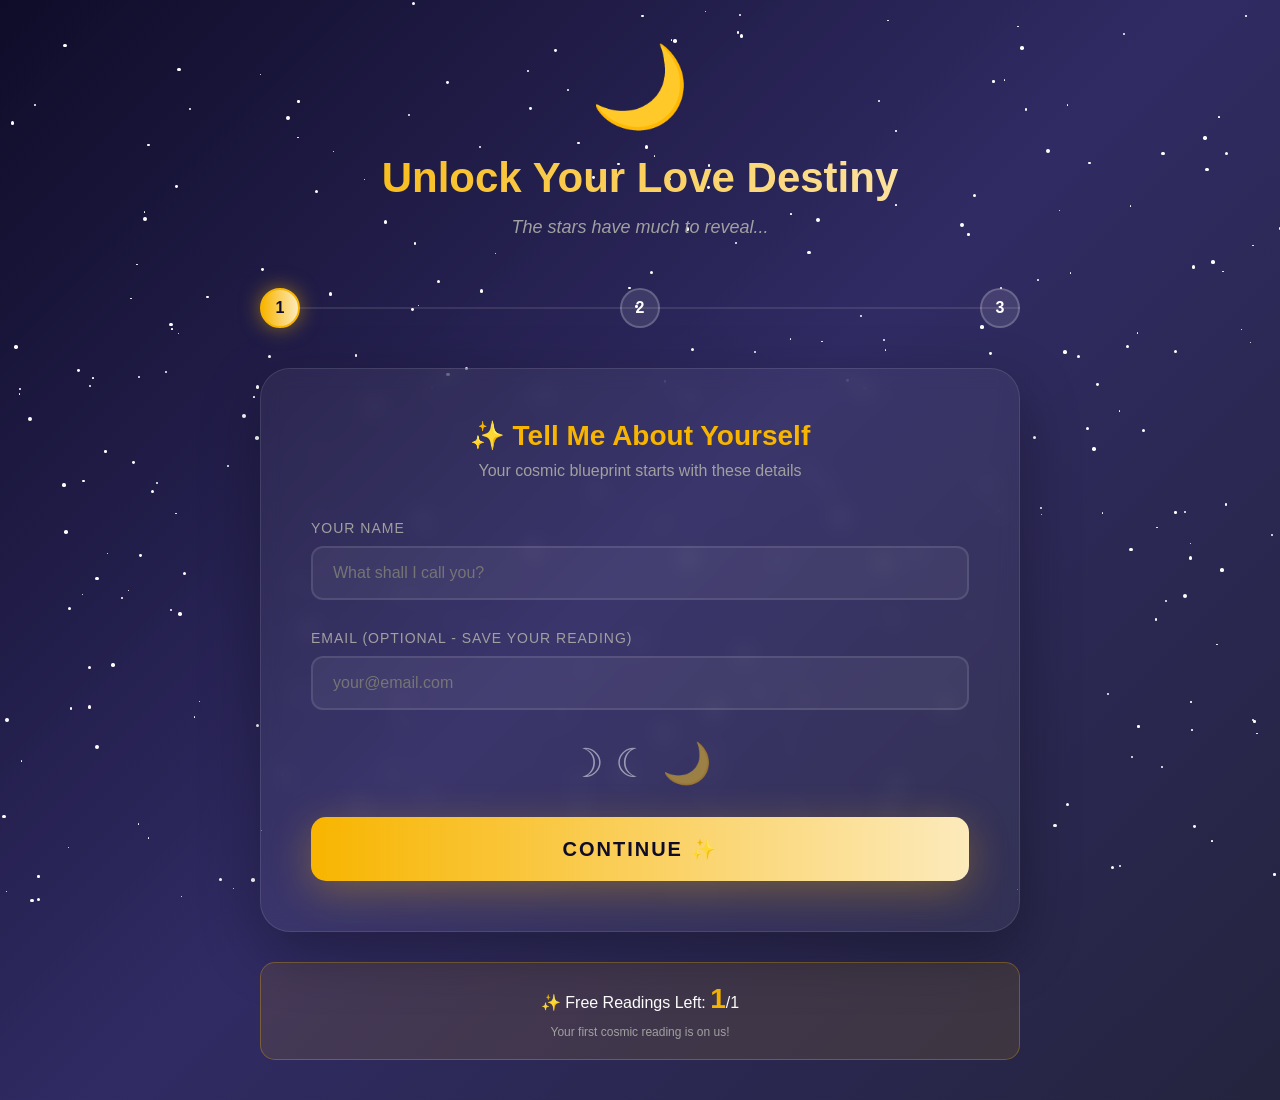
<file: app/result.html>
<!DOCTYPE html>
<html lang="en">
<head>
    <meta charset="UTF-8">
    <meta name="viewport" content="width=device-width, initial-scale=1.0">
    <title>Your Love Reading - Luna</title>
    <style>
        * {
            margin: 0;
            padding: 0;
            box-sizing: border-box;
        }
        
        body {
            font-family: -apple-system, BlinkMacSystemFont, 'Segoe UI', Roboto, sans-serif;
            background: linear-gradient(135deg, #0f0c29 0%, #302b63 50%, #24243e 100%);
            color: #ffffff;
            min-height: 100vh;
            padding: 40px 20px;
        }
        
        .container {
            max-width: 700px;
            margin: 0 auto;
        }
        
        .header {
            text-align: center;
            margin-bottom: 40px;
        }
        
        .logo {
            font-size: 80px;
            animation: float 3s ease-in-out infinite;
        }
        
        @keyframes float {
            0%, 100% { transform: translateY(0); }
            50% { transform: translateY(-20px); }
        }
        
        h1 {
            font-size: 36px;
            background: linear-gradient(90deg, #f8b500, #fceabb);
            -webkit-background-clip: text;
            -webkit-text-fill-color: transparent;
            margin: 20px 0;
        }
        
        .result-card {
            background: rgba(255, 255, 255, 0.05);
            backdrop-filter: blur(10px);
            padding: 40px;
            border-radius: 30px;
            border: 1px solid rgba(255, 255, 255, 0.1);
            margin-bottom: 30px;
        }
        
        .zodiac-header {
            text-align: center;
            margin-bottom: 30px;
        }
        
        .zodiac-symbol {
            font-size: 80px;
            display: block;
            margin-bottom: 10px;
        }
        
        .zodiac-name {
            font-size: 28px;
            color: #f8b500;
        }
        
        .zodiac-element {
            font-size: 14px;
            color: #a0a0a0;
            text-transform: uppercase;
            letter-spacing: 2px;
            margin-top: 10px;
        }
        
        .reading-section {
            margin: 30px 0;
            padding: 25px;
            background: rgba(248, 181, 0, 0.05);
            border-left: 4px solid #f8b500;
            border-radius: 0 15px 15px 0;
        }
        
        .section-title {
            font-size: 14px;
            color: #f8b500;
            text-transform: uppercase;
            letter-spacing: 1px;
            margin-bottom: 15px;
        }
        
        .reading-text {
            font-size: 18px;
            line-height: 1.8;
            color: #e0e0e0;
        }
        
        .lucky-grid {
            display: grid;
            grid-template-columns: repeat(3, 1fr);
            gap: 20px;
            margin: 30px 0;
        }
        
        .lucky-item {
            text-align: center;
            padding: 20px;
            background: rgba(255, 255, 255, 0.05);
            border-radius: 15px;
        }
        
        .lucky-icon {
            font-size: 36px;
            margin-bottom: 10px;
        }
        
        .lucky-label {
            font-size: 12px;
            color: #a0a0a0;
            text-transform: uppercase;
        }
        
        .lucky-value {
            font-size: 20px;
            font-weight: bold;
            margin-top: 8px;
        }
        
        .compatibility-box {
            background: rgba(78, 205, 196, 0.1);
            border-left: 4px solid #4ECDC4;
            padding: 25px;
            border-radius: 0 15px 15px 0;
            margin: 30px 0;
        }
        
        .compatibility-score {
            font-size: 48px;
            font-weight: bold;
            background: linear-gradient(90deg, #4ECDC4, #44A08D);
            -webkit-background-clip: text;
            -webkit-text-fill-color: transparent;
            text-align: center;
            display: block;
            margin: 20px 0;
        }
        
        .count-info {
            text-align: center;
            padding: 25px;
            background: rgba(248, 181, 0, 0.1);
            border-radius: 15px;
            border: 1px solid rgba(248, 181, 0, 0.3);
            margin-top: 30px;
        }
        
        .count-info span {
            color: #f8b500;
            font-weight: bold;
            font-size: 32px;
        }
        
        .btn {
            display: block;
            width: 100%;
            padding: 18px;
            margin-top: 15px;
            border: none;
            border-radius: 15px;
            font-size: 18px;
            font-weight: bold;
            cursor: pointer;
            text-align: center;
            text-decoration: none;
            color: white;
        }
        
        .btn-primary {
            background: linear-gradient(90deg, #f8b500, #fceabb);
            color: #0f0c29;
        }
        
        .btn-secondary {
            background: rgba(255, 255, 255, 0.1);
            color: white;
        }
        
        .btn:hover {
            opacity: 0.9;
            transform: translateY(-2px);
        }
        
        @media (max-width: 600px) {
            .lucky-grid {
                grid-template-columns: 1fr;
            }
        }
    </style>
</head>
<body>
    <div class="container">
        <div class="header">
            <div class="logo">🌙</div>
            <h1>Your Love Reading</h1>
        </div>
        
        <div id="resultContent">
            <!-- 结果将通过 JavaScript 插入 -->
        </div>
    </div>
    
    <script>
        // 从 URL 参数获取数据
        const urlParams = new URLSearchParams(window.location.search);
        const readingData = JSON.parse(decodeURIComponent(urlParams.get('reading') || '{}'));
        const zodiacData = JSON.parse(decodeURIComponent(urlParams.get('zodiac') || '{}'));
        const remainingCount = parseInt(urlParams.get('count') || '2');
        
        if (!readingData.zodiacSign) {
            // 没有数据，重定向回首页
            window.location.href = 'reading-enhanced.html';
        }
        
        // 生成结果 HTML
        function renderResult() {
            const reading = readingData;
            const zodiac = zodiacData;
            
            let html = `
                <div class="result-card">
                    <div class="zodiac-header">
                        <span class="zodiac-symbol">${zodiac.symbol || '♈'}</span>
                        <div class="zodiac-name">${reading.zodiacSign || 'Aries'}</div>
                        <div class="zodiac-element">${zodiac.element || 'Fire'} Sign • Ruled by ${zodiac.ruler || 'Mars'}</div>
                    </div>
                    
                    <div class="reading-section">
                        <div class="section-title">💕 Cosmic Love Forecast</div>
                        <p class="reading-text">${reading.loveReading || 'The stars have special insights for you today...'}</p>
                    </div>
                    
                    ${reading.compatibility ? `
                        <div class="compatibility-box">
                            <div class="section-title">💖 Compatibility with ${reading.compatibility.partnerName}</div>
                            <span class="compatibility-score">${reading.compatibility.score || 85}%</span>
                            <p class="reading-text" style="text-align: center;">${reading.compatibility.message || 'Your stars show powerful chemistry!'}</p>
                        </div>
                    ` : ''}
                    
                    <div class="reading-section">
                        <div class="section-title">✨ Cosmic Advice</div>
                        <p class="reading-text">${reading.advice || 'Trust your intuition and follow your heart.'}</p>
                    </div>
                    
                    <div class="lucky-grid">
                        <div class="lucky-item">
                            <div class="lucky-icon">🎨</div>
                            <div class="lucky-label">Lucky Color</div>
                            <div class="lucky-value" style="color: ${reading.luckyColor || '#FF6B6B'}">●</div>
                        </div>
                        <div class="lucky-item">
                            <div class="lucky-icon">🔢</div>
                            <div class="lucky-label">Lucky Number</div>
                            <div class="lucky-value">${reading.luckyNumber || 7}</div>
                        </div>
                        <div class="lucky-item">
                            <div class="lucky-icon">💎</div>
                            <div class="lucky-label">Power Crystal</div>
                            <div class="lucky-value">${reading.crystal || 'Rose Quartz'}</div>
                        </div>
                    </div>
                    
                    <div style="text-align: center; margin-top: 30px; color: #a0a0a0; font-size: 14px;">
                        📅 ${reading.date || new Date().toLocaleDateString('en-US', { weekday: 'long', year: 'numeric', month: 'long', day: 'numeric' })}
                    </div>
                </div>
                
                <div class="count-info">
                    <p>✨ Free Readings Left: <span>${remainingCount}</span>/1</p>
                    ${remainingCount > 0 ? 
                        '<p style="font-size: 12px; color: #a0a0a0; margin-top: 10px;">Come back when you need more cosmic guidance!</p>' :
                        '<p style="font-size: 12px; color: #a0a0a0; margin-top: 10px;">Unlock unlimited readings for deeper insights!</p>'
                    }
                </div>
                
                ${remainingCount > 0 ? `
                    <a href="reading-enhanced.html" class="btn btn-secondary">🔮 New Reading</a>
                ` : `
                    <a href="paywall-enhanced.html" class="btn btn-primary">✨ Unlock Unlimited Readings</a>
                `}
                
                <a href="index.html" class="btn btn-secondary">🏠 Home</a>
            `;
            
            document.getElementById('resultContent').innerHTML = html;
        }
        
        renderResult();
    </script>
</body>
</html>
</file>
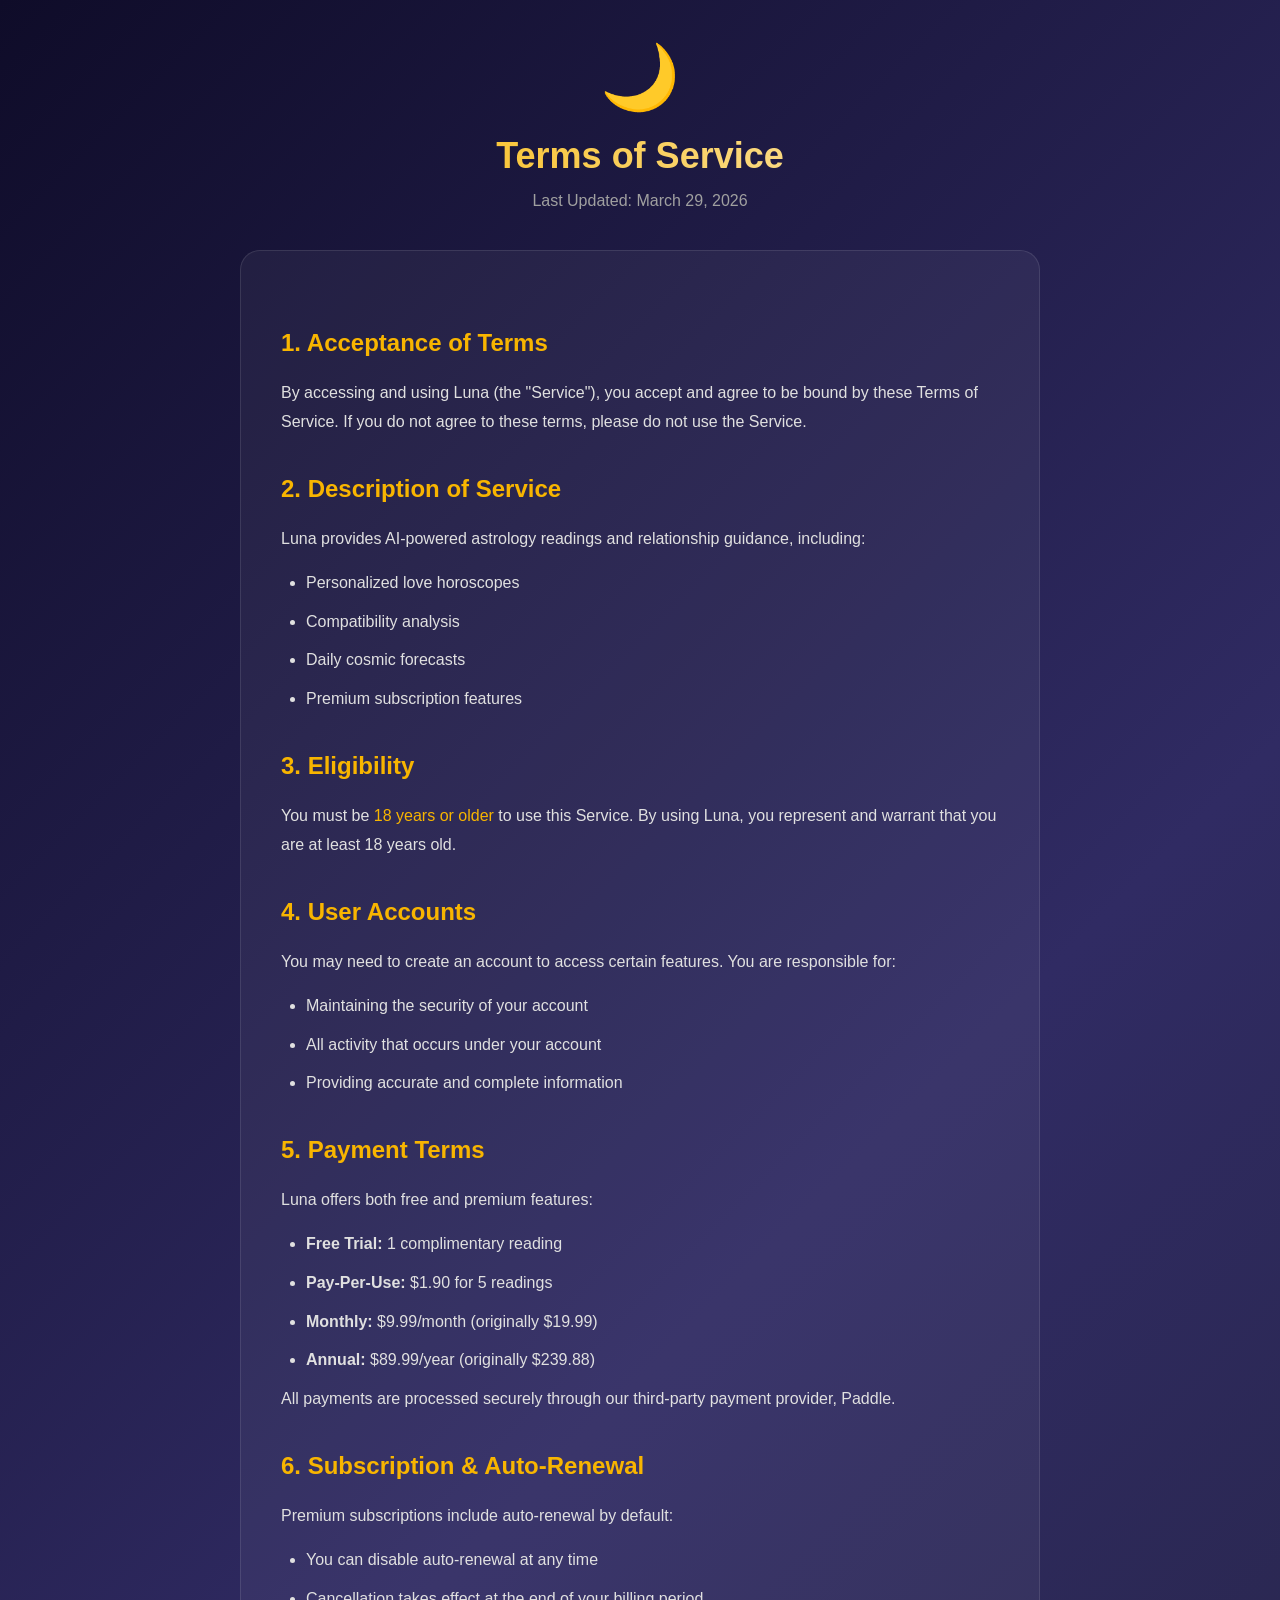
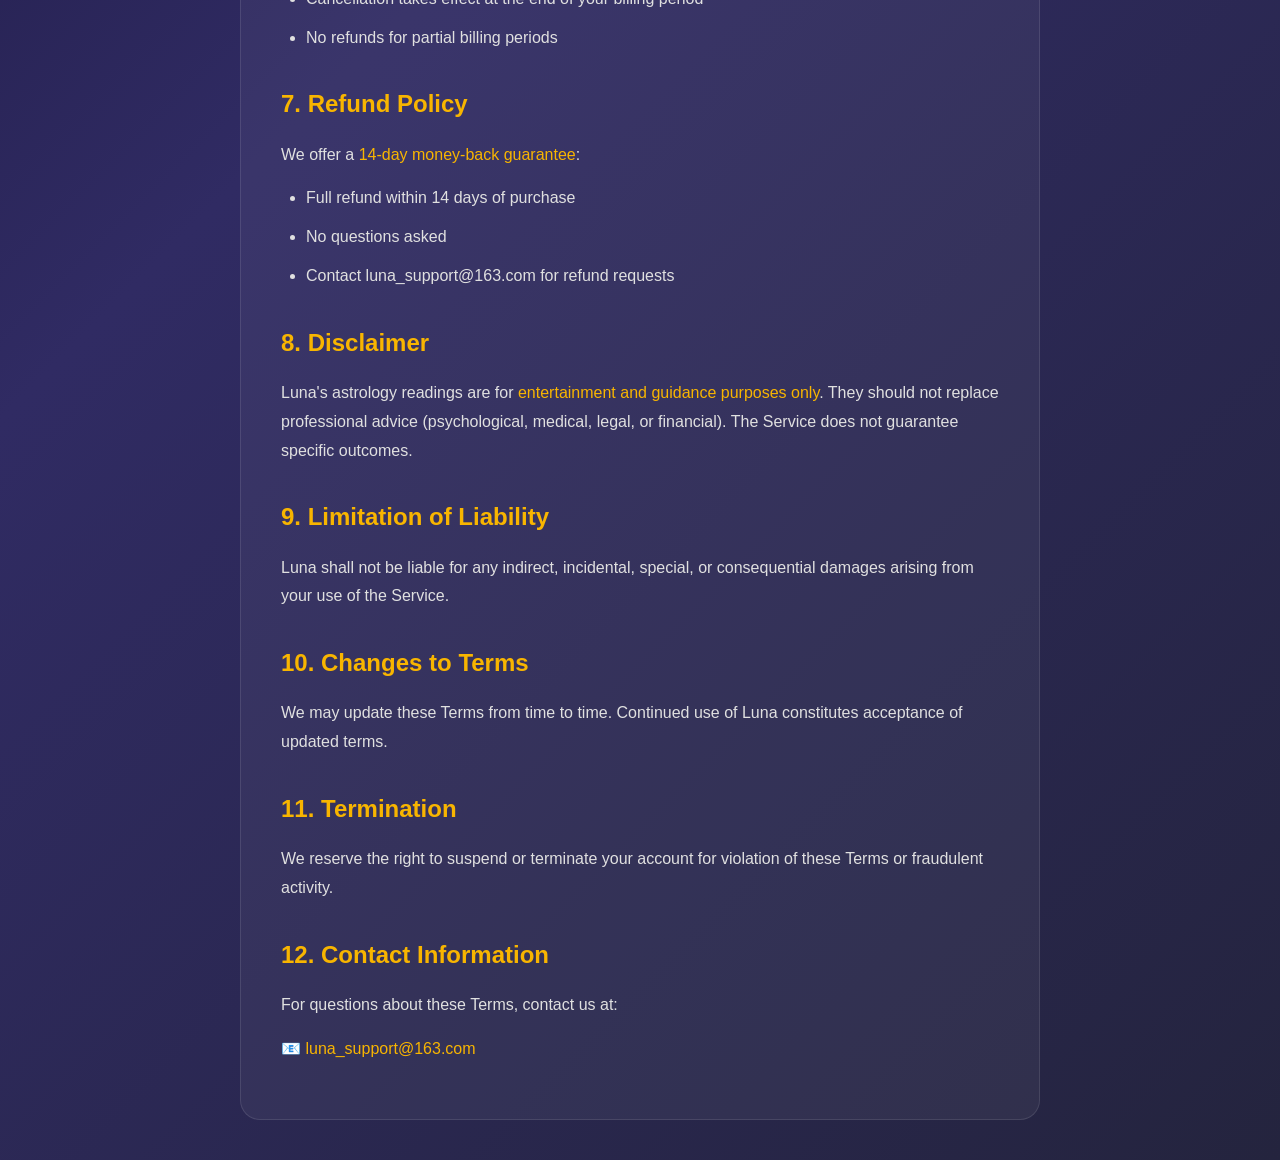
<file: app/terms.html>
<!DOCTYPE html>
<html lang="en">
<head>
    <meta charset="UTF-8">
    <meta name="viewport" content="width=device-width, initial-scale=1.0">
    <title>Terms of Service - Luna</title>
    <style>
        * { margin: 0; padding: 0; box-sizing: border-box; }
        body {
            font-family: -apple-system, BlinkMacSystemFont, 'Segoe UI', Roboto, sans-serif;
            background: linear-gradient(135deg, #0f0c29 0%, #302b63 50%, #24243e 100%);
            color: #ffffff;
            min-height: 100vh;
            padding: 40px 20px;
        }
        .container { max-width: 800px; margin: 0 auto; }
        .header { text-align: center; margin-bottom: 40px; }
        .logo { font-size: 64px; margin-bottom: 20px; }
        h1 {
            font-size: 36px;
            background: linear-gradient(90deg, #f8b500, #fceabb);
            -webkit-background-clip: text;
            -webkit-text-fill-color: transparent;
            margin-bottom: 15px;
        }
        .updated { color: #a0a0a0; margin-bottom: 30px; }
        .content {
            background: rgba(255, 255, 255, 0.05);
            padding: 40px;
            border-radius: 20px;
            border: 1px solid rgba(255, 255, 255, 0.1);
            line-height: 1.8;
        }
        h2 { color: #f8b500; margin: 30px 0 15px; font-size: 24px; }
        p { color: #e0e0e0; margin-bottom: 15px; }
        ul { margin-left: 25px; color: #e0e0e0; }
        li { margin-bottom: 10px; }
        .highlight { color: #f8b500; }
    </style>
</head>
<body>
    <div class="container">
        <div class="header">
            <div class="logo">🌙</div>
            <h1>Terms of Service</h1>
            <p class="updated">Last Updated: March 29, 2026</p>
        </div>
        
        <div class="content">
            <h2>1. Acceptance of Terms</h2>
            <p>By accessing and using Luna (the "Service"), you accept and agree to be bound by these Terms of Service. If you do not agree to these terms, please do not use the Service.</p>
            
            <h2>2. Description of Service</h2>
            <p>Luna provides AI-powered astrology readings and relationship guidance, including:</p>
            <ul>
                <li>Personalized love horoscopes</li>
                <li>Compatibility analysis</li>
                <li>Daily cosmic forecasts</li>
                <li>Premium subscription features</li>
            </ul>
            
            <h2>3. Eligibility</h2>
            <p>You must be <span class="highlight">18 years or older</span> to use this Service. By using Luna, you represent and warrant that you are at least 18 years old.</p>
            
            <h2>4. User Accounts</h2>
            <p>You may need to create an account to access certain features. You are responsible for:</p>
            <ul>
                <li>Maintaining the security of your account</li>
                <li>All activity that occurs under your account</li>
                <li>Providing accurate and complete information</li>
            </ul>
            
            <h2>5. Payment Terms</h2>
            <p>Luna offers both free and premium features:</p>
            <ul>
                <li><strong>Free Trial:</strong> 1 complimentary reading</li>
                <li><strong>Pay-Per-Use:</strong> $1.90 for 5 readings</li>
                <li><strong>Monthly:</strong> $9.99/month (originally $19.99)</li>
                <li><strong>Annual:</strong> $89.99/year (originally $239.88)</li>
            </ul>
            <p>All payments are processed securely through our third-party payment provider, Paddle.</p>
            
            <h2>6. Subscription & Auto-Renewal</h2>
            <p>Premium subscriptions include auto-renewal by default:</p>
            <ul>
                <li>You can disable auto-renewal at any time</li>
                <li>Cancellation takes effect at the end of your billing period</li>
                <li>No refunds for partial billing periods</li>
            </ul>
            
            <h2>7. Refund Policy</h2>
            <p>We offer a <span class="highlight">14-day money-back guarantee</span>:</p>
            <ul>
                <li>Full refund within 14 days of purchase</li>
                <li>No questions asked</li>
                <li>Contact luna_support@163.com for refund requests</li>
            </ul>
            
            <h2>8. Disclaimer</h2>
            <p>Luna's astrology readings are for <span class="highlight">entertainment and guidance purposes only</span>. They should not replace professional advice (psychological, medical, legal, or financial). The Service does not guarantee specific outcomes.</p>
            
            <h2>9. Limitation of Liability</h2>
            <p>Luna shall not be liable for any indirect, incidental, special, or consequential damages arising from your use of the Service.</p>
            
            <h2>10. Changes to Terms</h2>
            <p>We may update these Terms from time to time. Continued use of Luna constitutes acceptance of updated terms.</p>
            
            <h2>11. Termination</h2>
            <p>We reserve the right to suspend or terminate your account for violation of these Terms or fraudulent activity.</p>
            
            <h2>12. Contact Information</h2>
            <p>For questions about these Terms, contact us at:</p>
            <p class="highlight">📧 luna_support@163.com</p>
        </div>
    </div>
</body>
</html>
</file>
